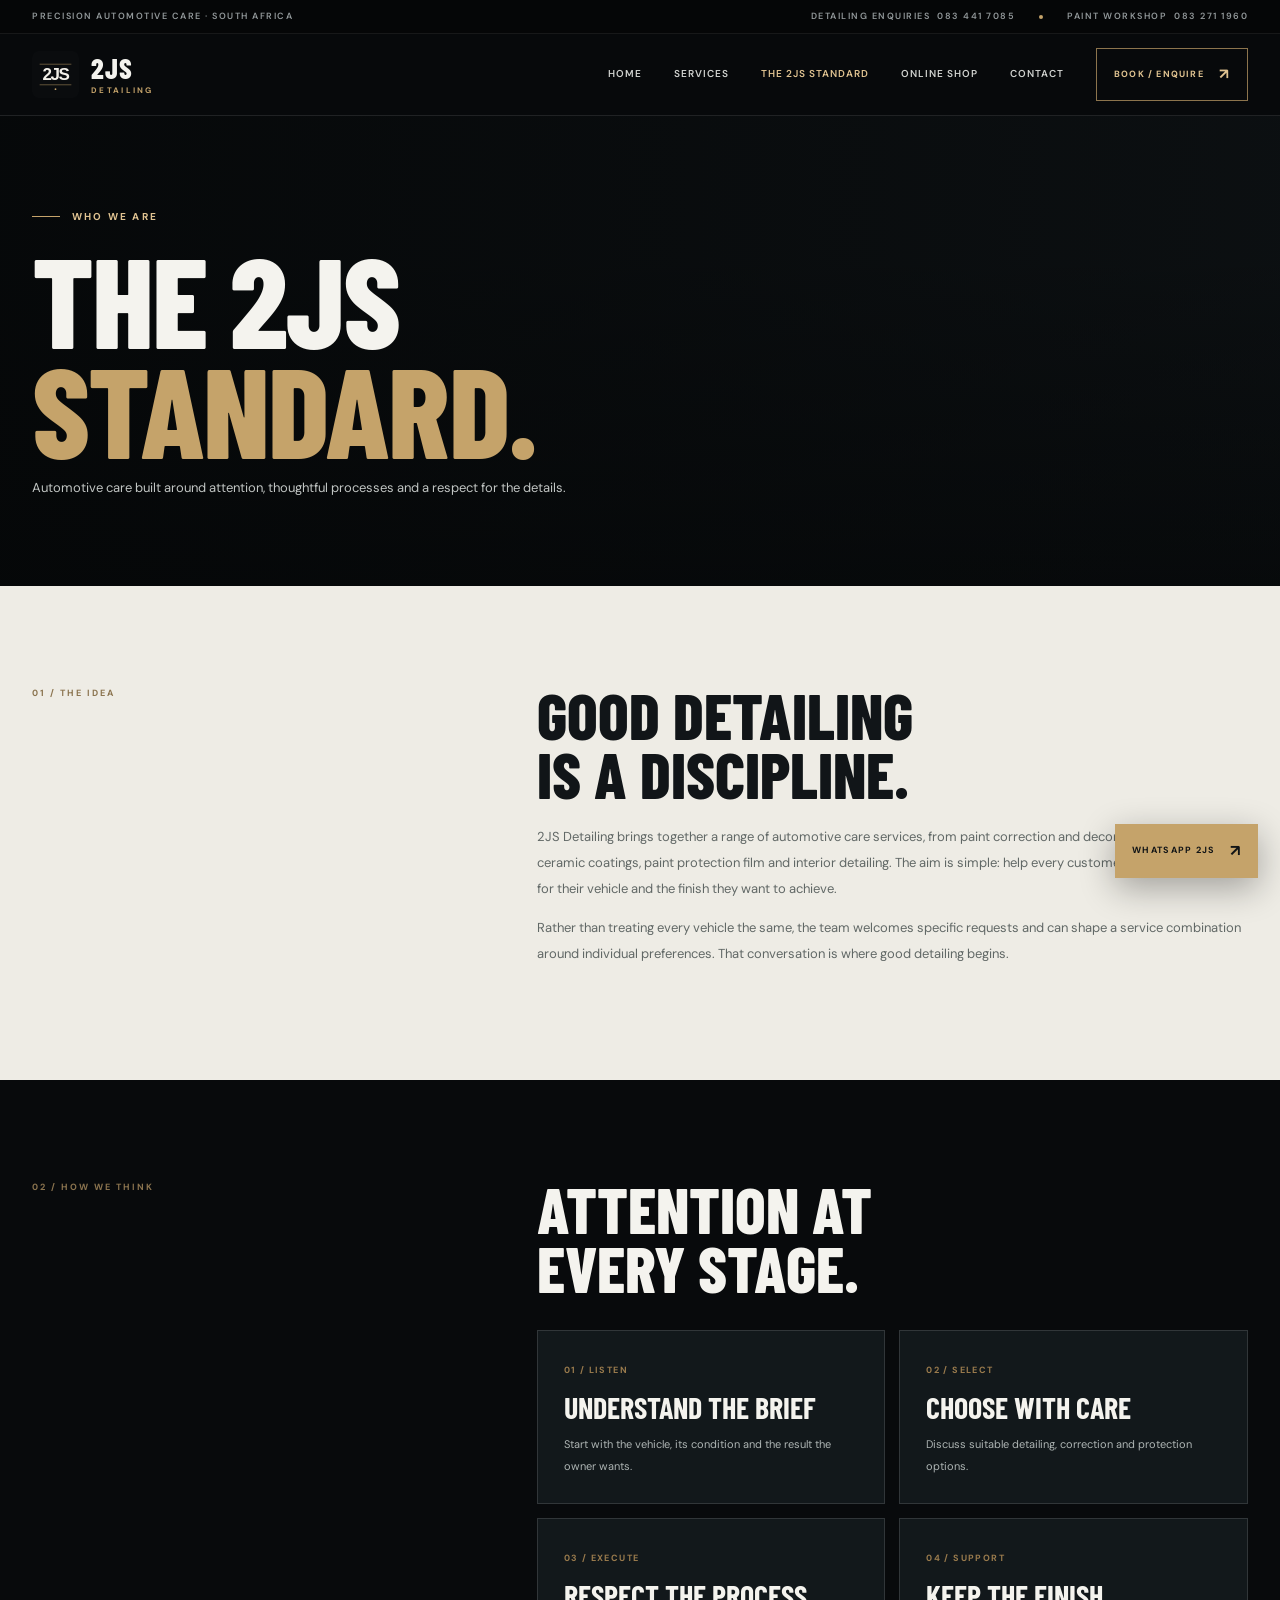
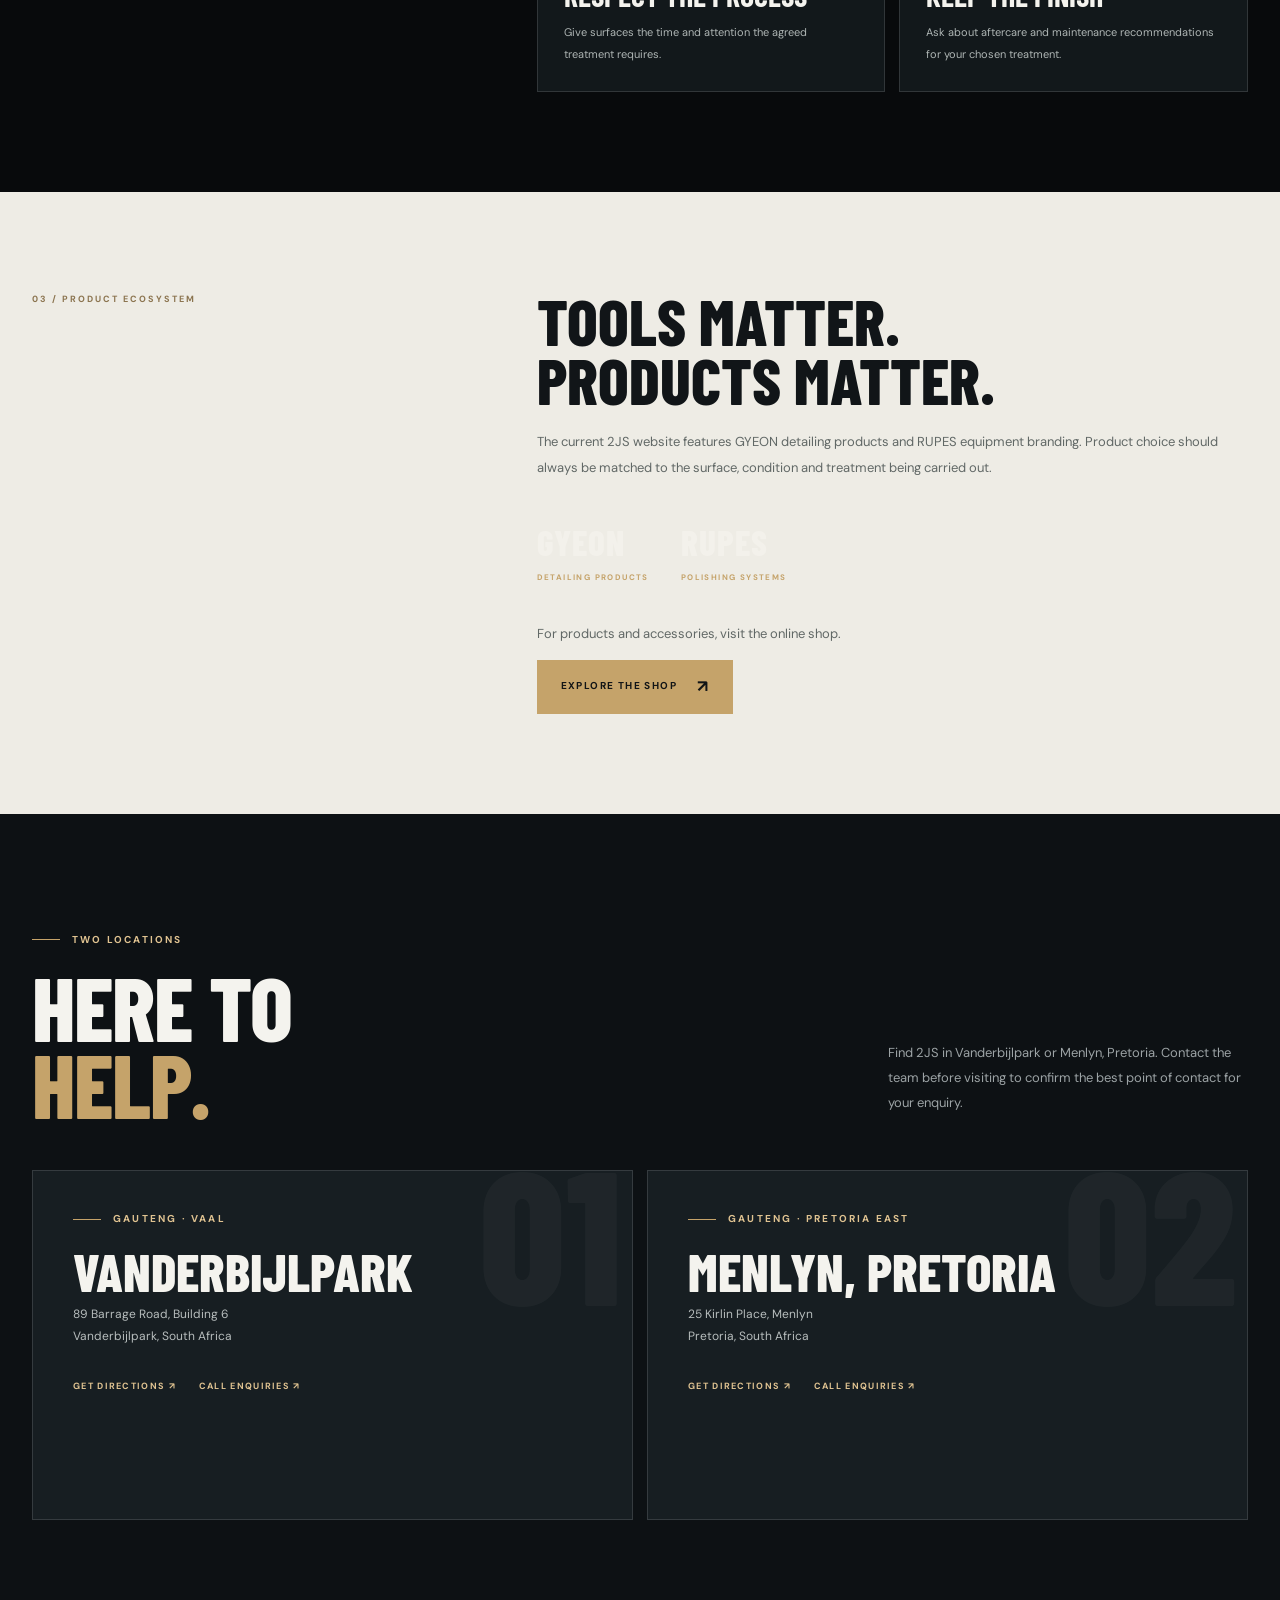
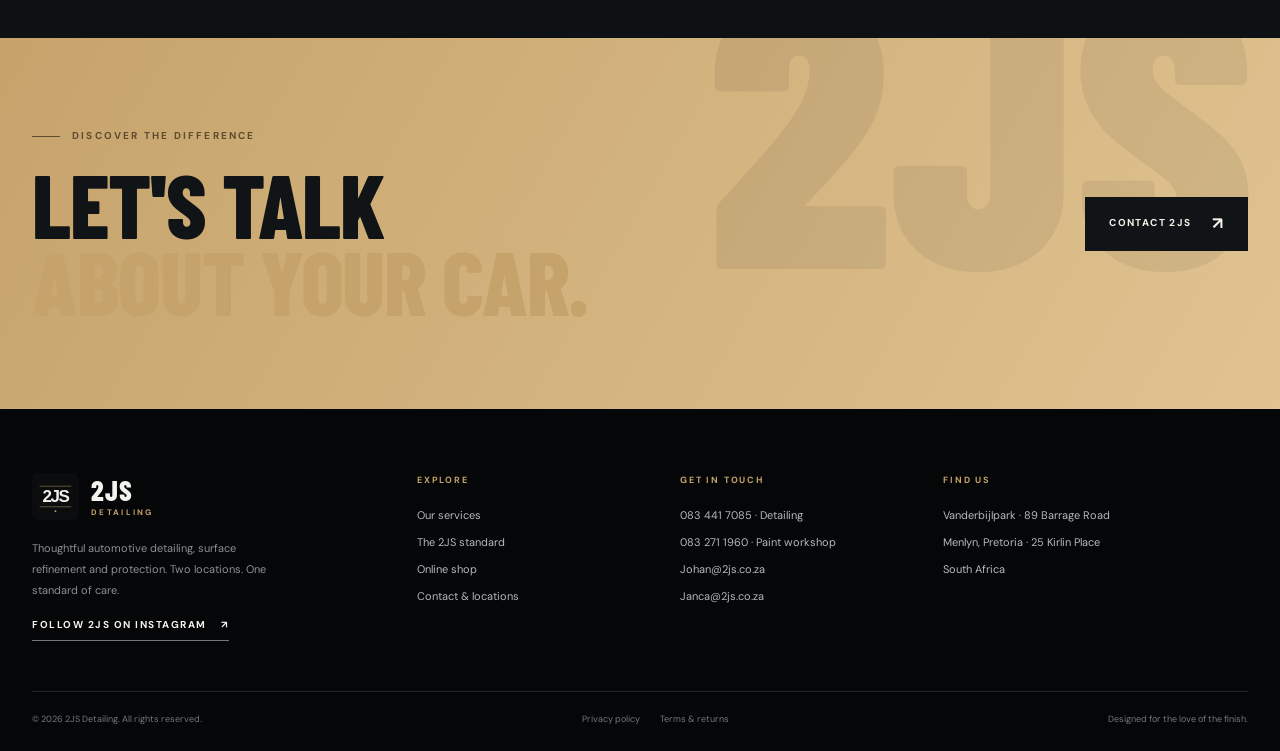
<file: about.html>
<!doctype html>
<html lang="en-ZA">
<head>
  <meta charset="utf-8"><meta name="viewport" content="width=device-width, initial-scale=1">
  <meta name="theme-color" content="#080a0c"><meta name="description" content="Discover the approach behind 2JS Detailing: thoughtful automotive care, paint refinement and vehicle protection in Gauteng.">
  <meta name="robots" content="index,follow"><script>document.documentElement.classList.add("js");</script><link rel="canonical" href="https://2js.co.za/about.html">
  <meta property="og:type" content="website"><meta property="og:site_name" content="2JS Detailing"><meta property="og:title" content="The 2JS Standard | 2JS Detailing"><meta property="og:description" content="Discover the approach behind 2JS Detailing: thoughtful automotive care, paint refinement and vehicle protection in Gauteng."><meta property="og:url" content="https://2js.co.za/about.html">
  <link rel="icon" href="assets/favicon.svg" type="image/svg+xml"><link rel="preconnect" href="https://fonts.googleapis.com"><link rel="preconnect" href="https://fonts.gstatic.com" crossorigin><link rel="preconnect" href="https://images.unsplash.com">
  <link rel="stylesheet" href="https://fonts.googleapis.com/css2?family=Barlow+Condensed:wght@500;600;700;800;900&family=DM+Sans:wght@400;500;600;700&display=swap"><link rel="stylesheet" href="assets/site.css"><title>The 2JS Standard | 2JS Detailing</title>
</head>
<body>
<div class="utility"><span>Precision automotive care · South Africa</span><div class="utility-right"><a href="tel:+27834417085">Detailing enquiries&nbsp; 083 441 7085</a><span class="dot"></span><a href="tel:+27832711960">Paint workshop&nbsp; 083 271 1960</a></div></div>
<header class="site-header">
  <a class="brand" href="index.html" aria-label="2JS Detailing home"><img src="assets/mark.svg" alt=""><span class="brand-copy"><strong>2JS</strong><small>DETAILING</small></span></a>
  <button class="menu-toggle" type="button" aria-label="Toggle navigation" aria-expanded="false"><span></span><span></span></button>
  <nav class="main-nav" aria-label="Main navigation"><a href="index.html" class="" >Home</a><a href="services.html" class="" >Services</a><a href="about.html" class="active" aria-current=page>The 2JS standard</a><a href="shop.html" class="" >Online shop</a><a href="contact.html" class="" >Contact</a><a class="nav-cta" href="contact.html">Book / enquire <span>↗</span></a></nav>
</header>
<main id="main"><section class="page-hero" style="--page-image:url('https://images.unsplash.com/photo-1632823471565-1ecdf5c7f6c8?auto=format&fit=crop&w=1900&q=85')"><div class="wrap page-hero-inner"><p class="eyebrow">Who we are</p><h1 class="display">THE 2JS<br><em>STANDARD.</em></h1><p>Automotive care built around attention, thoughtful processes and a respect for the details.</p></div></section>
<section class="content-section"><div class="wrap content-grid"><div class="content-label">01 / The idea</div><div class="content-main"><h2>Good detailing<br>is a discipline.</h2><p>2JS Detailing brings together a range of automotive care services, from paint correction and decontamination to ceramic coatings, paint protection film and interior detailing. The aim is simple: help every customer find the right care for their vehicle and the finish they want to achieve.</p><p>Rather than treating every vehicle the same, the team welcomes specific requests and can shape a service combination around individual preferences. That conversation is where good detailing begins.</p></div></div></section>
<section class="content-section dark"><div class="wrap content-grid"><div class="content-label">02 / How we think</div><div class="content-main"><h2>Attention at<br>every stage.</h2><div class="detail-list"><article class="detail-card"><small>01 / LISTEN</small><h3>Understand the brief</h3><p>Start with the vehicle, its condition and the result the owner wants.</p></article><article class="detail-card"><small>02 / SELECT</small><h3>Choose with care</h3><p>Discuss suitable detailing, correction and protection options.</p></article><article class="detail-card"><small>03 / EXECUTE</small><h3>Respect the process</h3><p>Give surfaces the time and attention the agreed treatment requires.</p></article><article class="detail-card"><small>04 / SUPPORT</small><h3>Keep the finish</h3><p>Ask about aftercare and maintenance recommendations for your chosen treatment.</p></article></div></div></div></section>
<section class="content-section"><div class="wrap content-grid"><div class="content-label">03 / Product ecosystem</div><div class="content-main"><h2>Tools matter.<br>Products matter.</h2><p>The current 2JS website features GYEON detailing products and RUPES equipment branding. Product choice should always be matched to the surface, condition and treatment being carried out.</p><div class="shop-brand-row"><div><strong>GYEON</strong><br><span>DETAILING PRODUCTS</span></div><div><strong>RUPES</strong><br><span>POLISHING SYSTEMS</span></div></div><p style="margin-top:34px">For products and accessories, visit the online shop.</p><a class="btn" href="shop.html">Explore the shop <span class="arrow">↗</span></a></div></div></section>
<section class="section locations"><div class="wrap"><div class="section-head"><div><p class="eyebrow">Two locations</p><h2 class="display">HERE TO<br><em>HELP.</em></h2></div><p>Find 2JS in Vanderbijlpark or Menlyn, Pretoria. Contact the team before visiting to confirm the best point of contact for your enquiry.</p></div><div class="location-grid"><article class="location-card" data-code="01"><p class="eyebrow">Gauteng · Vaal</p><h3>Vanderbijlpark</h3><address>89 Barrage Road, Building 6<br>Vanderbijlpark, South Africa</address><div class="location-links"><a href="https://www.google.com/maps/search/?api=1&query=89+Barrage+Road+Building+6+Vanderbijlpark" target="_blank" rel="noopener">Get directions ↗</a><a href="tel:+27834417085">Call enquiries ↗</a></div></article><article class="location-card" data-code="02"><p class="eyebrow">Gauteng · Pretoria East</p><h3>Menlyn, Pretoria</h3><address>25 Kirlin Place, Menlyn<br>Pretoria, South Africa</address><div class="location-links"><a href="https://www.google.com/maps/search/?api=1&query=25+Kirlin+Place+Menlyn+Pretoria" target="_blank" rel="noopener">Get directions ↗</a><a href="tel:+27834417085">Call enquiries ↗</a></div></article></div></div></section>
<section class="final-cta"><div class="wrap final-cta-inner"><div><p class="eyebrow">Discover the difference</p><h2 class="display">LET'S TALK<br><em>ABOUT YOUR CAR.</em></h2></div><a class="btn" href="contact.html">Contact 2JS <span class="arrow">↗</span></a></div></section></main>
<footer class="site-footer"><div class="wrap">
  <div class="footer-top">
    <div class="footer-brand"><a class="brand" href="index.html"><img src="assets/mark.svg" alt=""><span class="brand-copy"><strong>2JS</strong><small>DETAILING</small></span></a><p>Thoughtful automotive detailing, surface refinement and protection. Two locations. One standard of care.</p><a class="text-link" href="https://www.instagram.com/2js_detailing/" target="_blank" rel="noopener">FOLLOW 2JS ON INSTAGRAM <span>↗</span></a></div>
    <div class="footer-col"><h3>Explore</h3><a href="services.html">Our services</a><a href="about.html">The 2JS standard</a><a href="shop.html">Online shop</a><a href="contact.html">Contact & locations</a></div>
    <div class="footer-col"><h3>Get in touch</h3><a href="tel:+27834417085">083 441 7085 · Detailing</a><a href="tel:+27832711960">083 271 1960 · Paint workshop</a><a href="mailto:Johan@2js.co.za">Johan@2js.co.za</a><a href="mailto:Janca@2js.co.za">Janca@2js.co.za</a></div>
    <div class="footer-col"><h3>Find us</h3><a href="https://www.google.com/maps/search/?api=1&query=89+Barrage+Road+Building+6+Vanderbijlpark" target="_blank" rel="noopener">Vanderbijlpark · 89 Barrage Road</a><a href="https://www.google.com/maps/search/?api=1&query=25+Kirlin+Place+Menlyn+Pretoria" target="_blank" rel="noopener">Menlyn, Pretoria · 25 Kirlin Place</a><p>South Africa</p></div>
  </div>
  <div class="footer-bottom"><span>© <span data-year></span> 2JS Detailing. All rights reserved.</span><div class="footer-legal"><a href="https://2js.co.za/privacy-policy-2/" target="_blank" rel="noopener">Privacy policy</a><a href="https://2js.co.za/terms-returns/" target="_blank" rel="noopener">Terms & returns</a></div><span>Designed for the love of the finish.</span></div>
</div></footer>
<a class="floating-book" href="https://wa.me/27834417085?text=Hello%202JS%20Detailing%2C%20I%20would%20like%20to%20make%20an%20enquiry." target="_blank" rel="noopener" aria-label="WhatsApp 2JS Detailing">WHATSAPP 2JS <span>↗</span></a>
<script src="assets/site.js" defer></script>
</body></html>
</file>
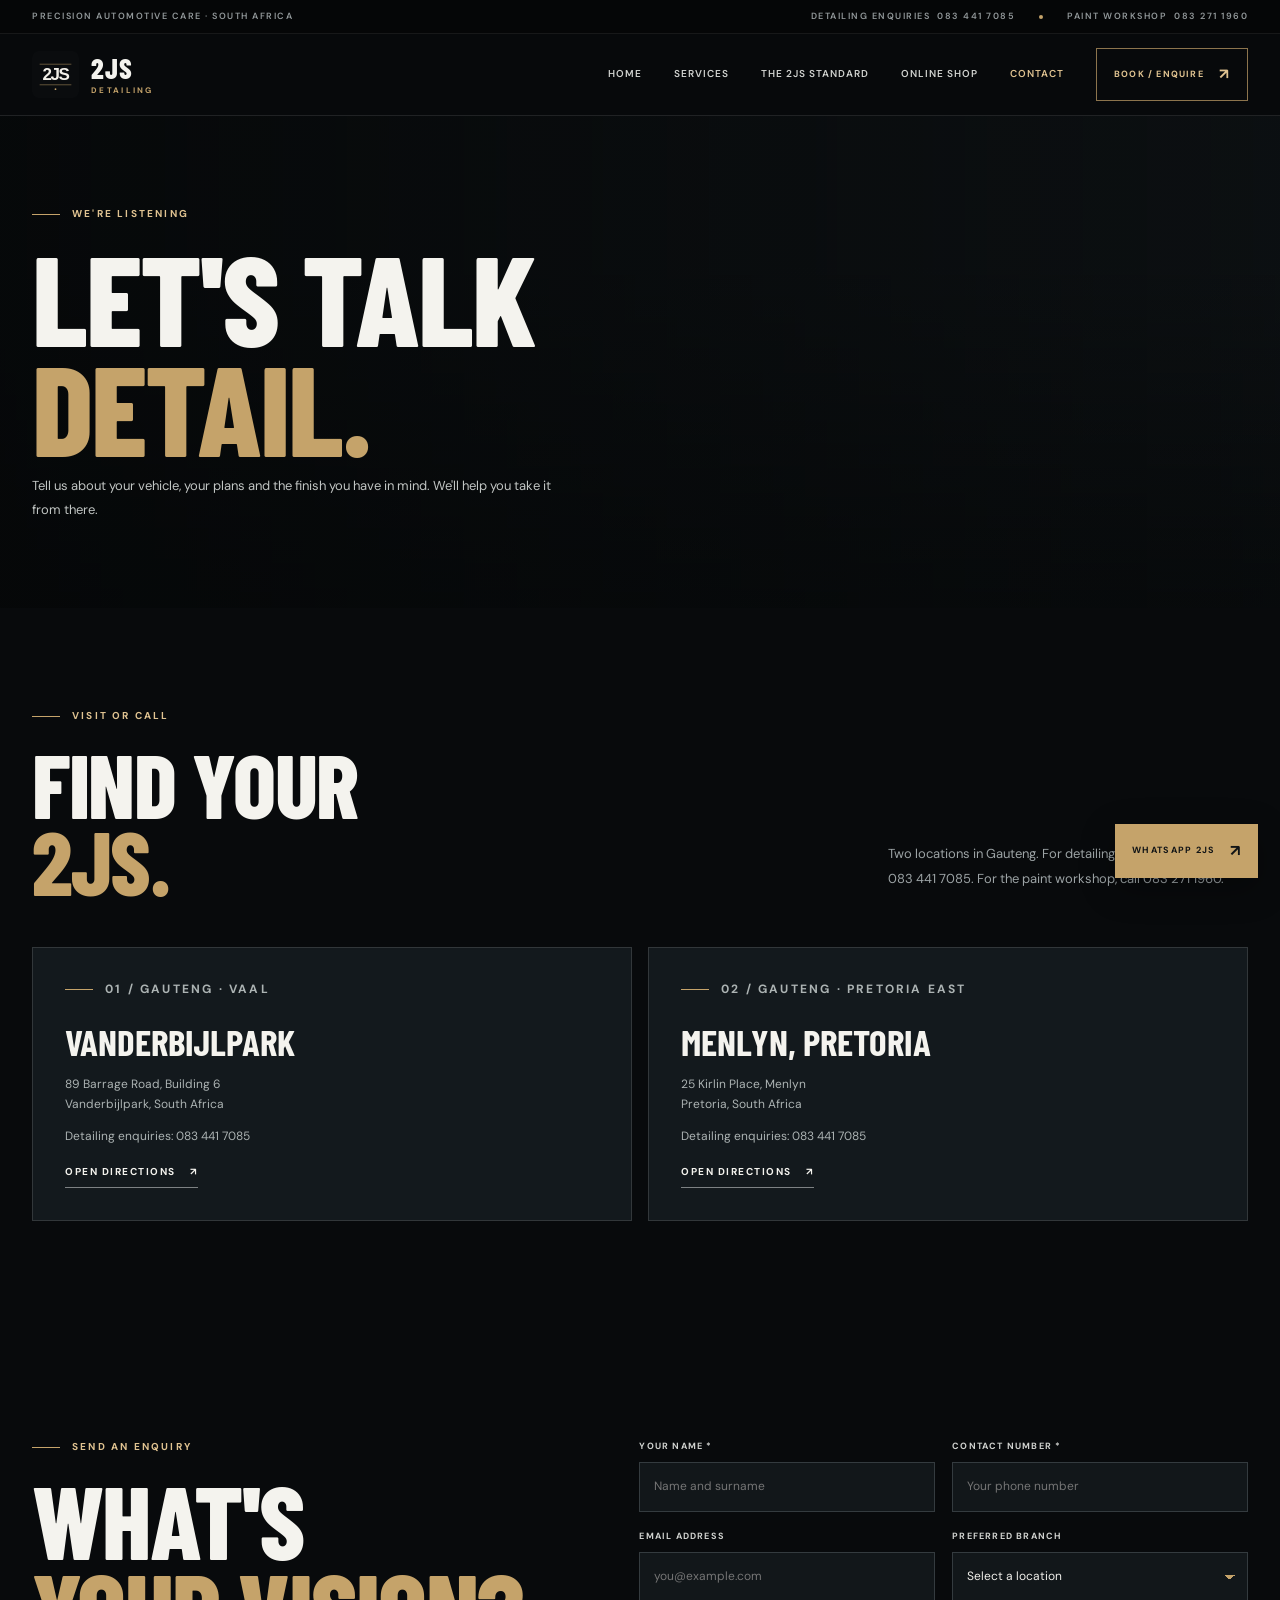
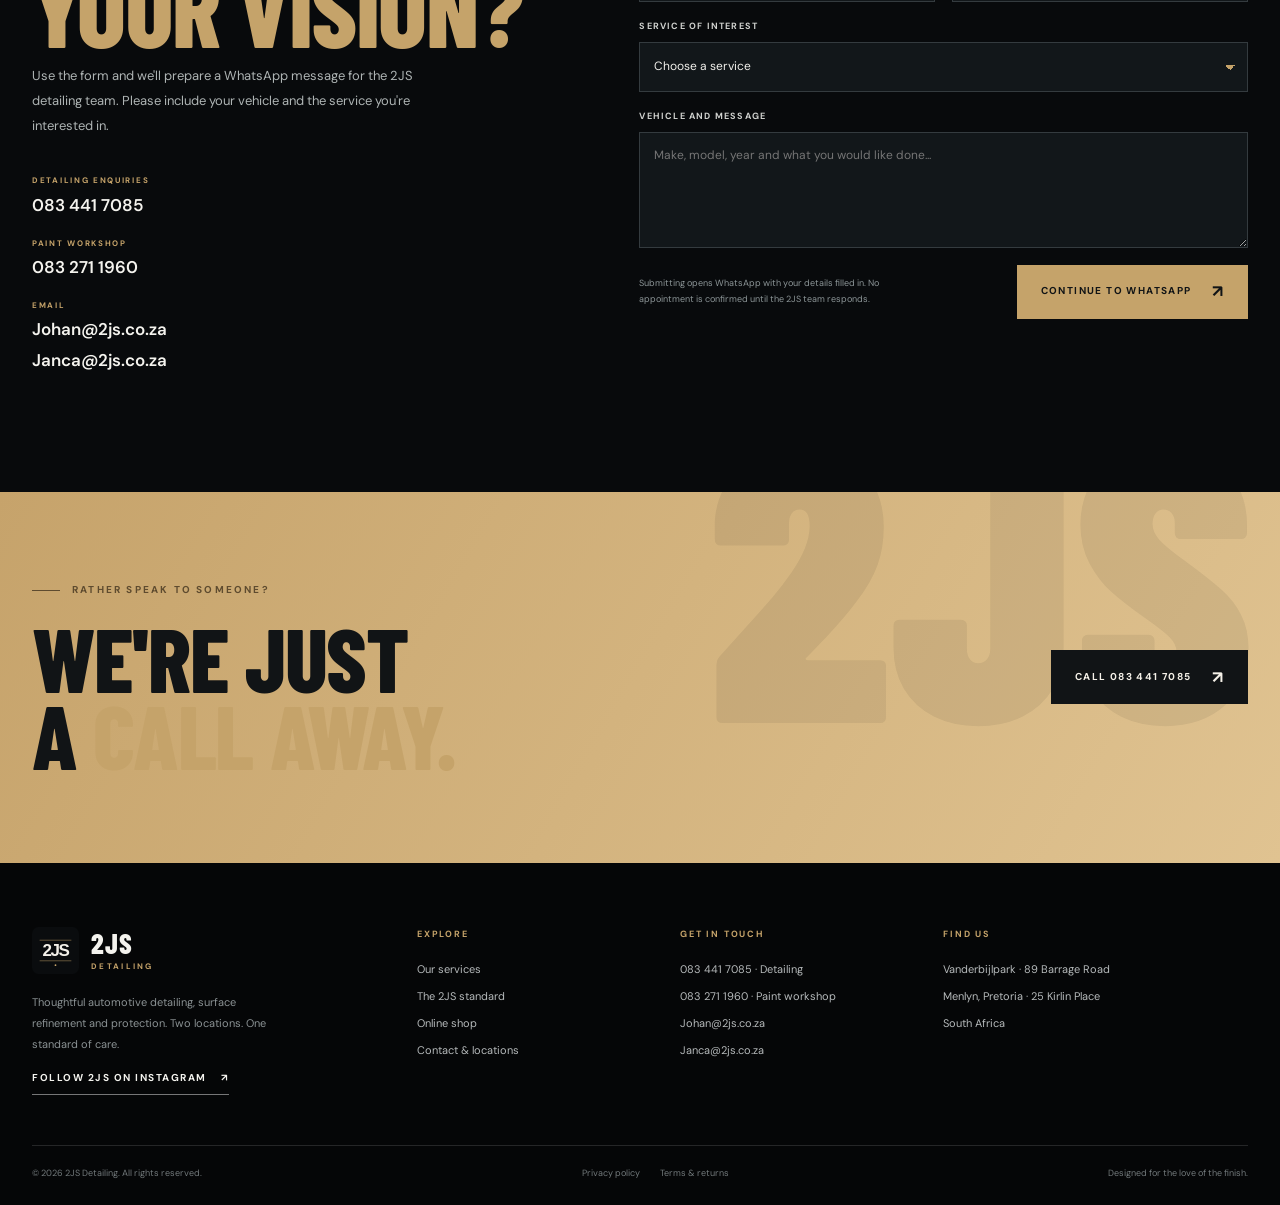
<file: contact.html>
<!doctype html>
<html lang="en-ZA">
<head>
  <meta charset="utf-8"><meta name="viewport" content="width=device-width, initial-scale=1">
  <meta name="theme-color" content="#080a0c"><meta name="description" content="Contact 2JS Detailing for paint correction, ceramic coatings, paint protection film and automotive detailing at two Gauteng locations.">
  <meta name="robots" content="index,follow"><script>document.documentElement.classList.add("js");</script><link rel="canonical" href="https://2js.co.za/contact.html">
  <meta property="og:type" content="website"><meta property="og:site_name" content="2JS Detailing"><meta property="og:title" content="Contact 2JS Detailing | Vanderbijlpark & Menlyn"><meta property="og:description" content="Contact 2JS Detailing for paint correction, ceramic coatings, paint protection film and automotive detailing at two Gauteng locations."><meta property="og:url" content="https://2js.co.za/contact.html">
  <link rel="icon" href="assets/favicon.svg" type="image/svg+xml"><link rel="preconnect" href="https://fonts.googleapis.com"><link rel="preconnect" href="https://fonts.gstatic.com" crossorigin><link rel="preconnect" href="https://images.unsplash.com">
  <link rel="stylesheet" href="https://fonts.googleapis.com/css2?family=Barlow+Condensed:wght@500;600;700;800;900&family=DM+Sans:wght@400;500;600;700&display=swap"><link rel="stylesheet" href="assets/site.css"><title>Contact 2JS Detailing | Vanderbijlpark & Menlyn</title>
</head>
<body>
<div class="utility"><span>Precision automotive care · South Africa</span><div class="utility-right"><a href="tel:+27834417085">Detailing enquiries&nbsp; 083 441 7085</a><span class="dot"></span><a href="tel:+27832711960">Paint workshop&nbsp; 083 271 1960</a></div></div>
<header class="site-header">
  <a class="brand" href="index.html" aria-label="2JS Detailing home"><img src="assets/mark.svg" alt=""><span class="brand-copy"><strong>2JS</strong><small>DETAILING</small></span></a>
  <button class="menu-toggle" type="button" aria-label="Toggle navigation" aria-expanded="false"><span></span><span></span></button>
  <nav class="main-nav" aria-label="Main navigation"><a href="index.html" class="" >Home</a><a href="services.html" class="" >Services</a><a href="about.html" class="" >The 2JS standard</a><a href="shop.html" class="" >Online shop</a><a href="contact.html" class="active" aria-current=page>Contact</a><a class="nav-cta" href="contact.html">Book / enquire <span>↗</span></a></nav>
</header>
<main id="main"><section class="page-hero" style="--page-image:url('https://images.unsplash.com/photo-1601362840469-51e4d8d58785?auto=format&fit=crop&w=1900&q=85')"><div class="wrap page-hero-inner"><p class="eyebrow">We're listening</p><h1 class="display">LET'S TALK<br><em>DETAIL.</em></h1><p>Tell us about your vehicle, your plans and the finish you have in mind. We'll help you take it from there.</p></div></section>
<section class="content-section dark"><div class="wrap"><div class="section-head"><div><p class="eyebrow">Visit or call</p><h2 class="display">FIND YOUR<br><em>2JS.</em></h2></div><p>Two locations in Gauteng. For detailing enquiries, start with 083 441 7085. For the paint workshop, call 083 271 1960.</p></div><div class="contact-page-branches"><article class="contact-page-branch"><p class="eyebrow">01 / Gauteng · Vaal</p><h2>Vanderbijlpark</h2><p>89 Barrage Road, Building 6<br>Vanderbijlpark, South Africa</p><p><a href="tel:+27834417085">Detailing enquiries: 083 441 7085</a></p><a class="text-link" href="https://www.google.com/maps/search/?api=1&query=89+Barrage+Road+Building+6+Vanderbijlpark" target="_blank" rel="noopener">Open directions <span>↗</span></a></article><article class="contact-page-branch"><p class="eyebrow">02 / Gauteng · Pretoria East</p><h2>Menlyn, Pretoria</h2><p>25 Kirlin Place, Menlyn<br>Pretoria, South Africa</p><p><a href="tel:+27834417085">Detailing enquiries: 083 441 7085</a></p><a class="text-link" href="https://www.google.com/maps/search/?api=1&query=25+Kirlin+Place+Menlyn+Pretoria" target="_blank" rel="noopener">Open directions <span>↗</span></a></article></div></div></section>
<section class="section contact-section"><div class="wrap contact-grid"><div class="contact-copy"><p class="eyebrow">Send an enquiry</p><h2 class="display">WHAT'S<br><em>YOUR VISION?</em></h2><p>Use the form and we'll prepare a WhatsApp message for the 2JS detailing team. Please include your vehicle and the service you're interested in.</p><div class="contact-lines"><div class="contact-line"><span>Detailing enquiries</span><a href="tel:+27834417085">083 441 7085</a></div><div class="contact-line"><span>Paint workshop</span><a href="tel:+27832711960">083 271 1960</a></div><div class="contact-line"><span>Email</span><a href="mailto:Johan@2js.co.za">Johan@2js.co.za</a><a href="mailto:Janca@2js.co.za">Janca@2js.co.za</a></div></div></div>
<form class="enquiry-form" data-whatsapp-form><div class="field"><label for="contact-name">Your name *</label><input id="contact-name" name="name" autocomplete="name" required placeholder="Name and surname"></div><div class="field"><label for="contact-phone">Contact number *</label><input id="contact-phone" name="phone" type="tel" autocomplete="tel" required placeholder="Your phone number"></div><div class="field"><label for="contact-email">Email address</label><input id="contact-email" name="email" type="email" autocomplete="email" placeholder="you@example.com"></div><div class="field"><label for="contact-branch">Preferred branch</label><select id="contact-branch" name="branch"><option value="Not specified">Select a location</option><option>Vanderbijlpark</option><option>Menlyn, Pretoria</option><option>Either location</option></select></div><div class="field full"><label for="contact-service">Service of interest</label><select id="contact-service" name="service"><option value="Not specified">Choose a service</option><option>Paint correction</option><option>Ceramic coating</option><option>Paint protection film (PPF)</option><option>Interior detailing</option><option>Windscreen protection film</option><option>Wheels and calipers</option><option>Other / not sure yet</option></select></div><div class="field full"><label for="contact-message">Vehicle and message</label><textarea id="contact-message" name="message" placeholder="Make, model, year and what you would like done..."></textarea></div><div class="form-footer"><p class="form-note">Submitting opens WhatsApp with your details filled in. No appointment is confirmed until the 2JS team responds.</p><button class="btn" type="submit">Continue to WhatsApp <span class="arrow">↗</span></button></div><div class="form-status" data-form-status aria-live="polite"></div></form></div></section>
<section class="final-cta"><div class="wrap final-cta-inner"><div><p class="eyebrow">Rather speak to someone?</p><h2 class="display">WE'RE JUST<br>A <em>CALL AWAY.</em></h2></div><a class="btn" href="tel:+27834417085">Call 083 441 7085 <span class="arrow">↗</span></a></div></section></main>
<footer class="site-footer"><div class="wrap">
  <div class="footer-top">
    <div class="footer-brand"><a class="brand" href="index.html"><img src="assets/mark.svg" alt=""><span class="brand-copy"><strong>2JS</strong><small>DETAILING</small></span></a><p>Thoughtful automotive detailing, surface refinement and protection. Two locations. One standard of care.</p><a class="text-link" href="https://www.instagram.com/2js_detailing/" target="_blank" rel="noopener">FOLLOW 2JS ON INSTAGRAM <span>↗</span></a></div>
    <div class="footer-col"><h3>Explore</h3><a href="services.html">Our services</a><a href="about.html">The 2JS standard</a><a href="shop.html">Online shop</a><a href="contact.html">Contact & locations</a></div>
    <div class="footer-col"><h3>Get in touch</h3><a href="tel:+27834417085">083 441 7085 · Detailing</a><a href="tel:+27832711960">083 271 1960 · Paint workshop</a><a href="mailto:Johan@2js.co.za">Johan@2js.co.za</a><a href="mailto:Janca@2js.co.za">Janca@2js.co.za</a></div>
    <div class="footer-col"><h3>Find us</h3><a href="https://www.google.com/maps/search/?api=1&query=89+Barrage+Road+Building+6+Vanderbijlpark" target="_blank" rel="noopener">Vanderbijlpark · 89 Barrage Road</a><a href="https://www.google.com/maps/search/?api=1&query=25+Kirlin+Place+Menlyn+Pretoria" target="_blank" rel="noopener">Menlyn, Pretoria · 25 Kirlin Place</a><p>South Africa</p></div>
  </div>
  <div class="footer-bottom"><span>© <span data-year></span> 2JS Detailing. All rights reserved.</span><div class="footer-legal"><a href="https://2js.co.za/privacy-policy-2/" target="_blank" rel="noopener">Privacy policy</a><a href="https://2js.co.za/terms-returns/" target="_blank" rel="noopener">Terms & returns</a></div><span>Designed for the love of the finish.</span></div>
</div></footer>
<a class="floating-book" href="https://wa.me/27834417085?text=Hello%202JS%20Detailing%2C%20I%20would%20like%20to%20make%20an%20enquiry." target="_blank" rel="noopener" aria-label="WhatsApp 2JS Detailing">WHATSAPP 2JS <span>↗</span></a>
<script src="assets/site.js" defer></script>
</body></html>
</file>
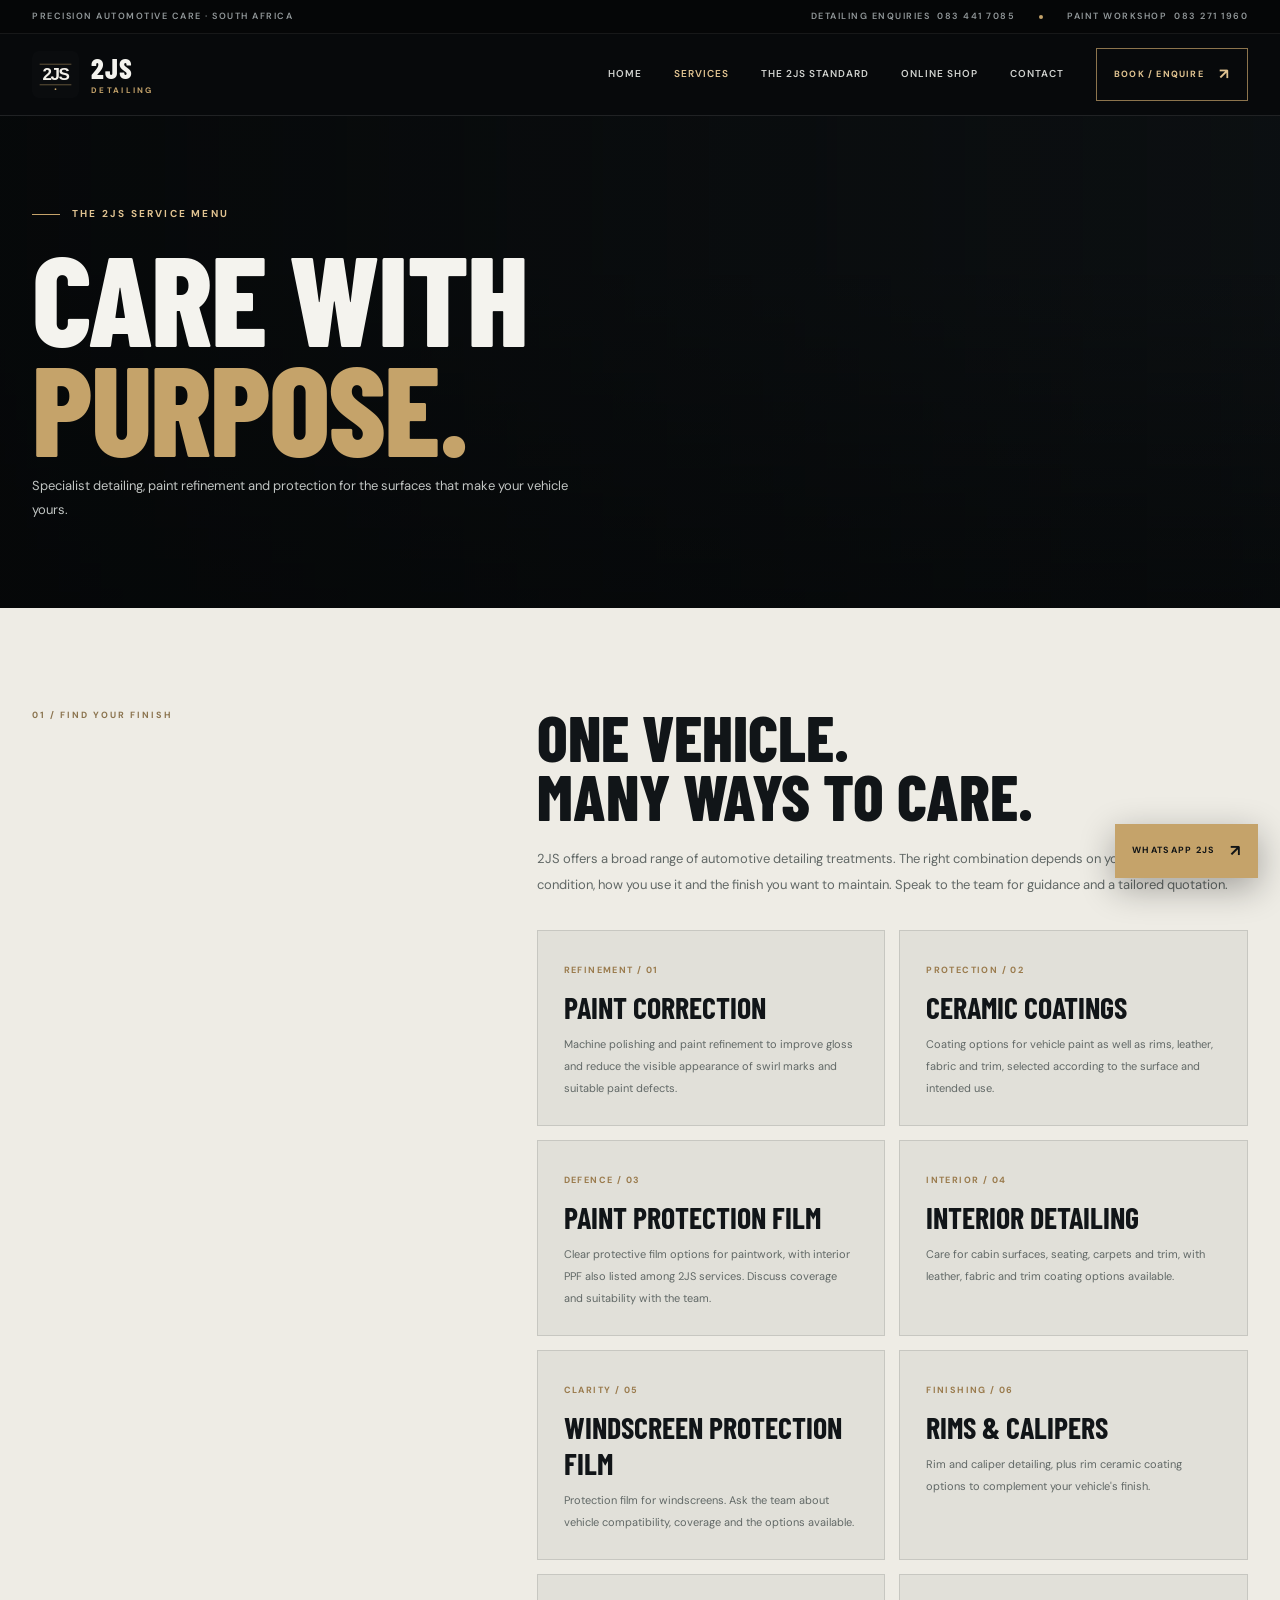
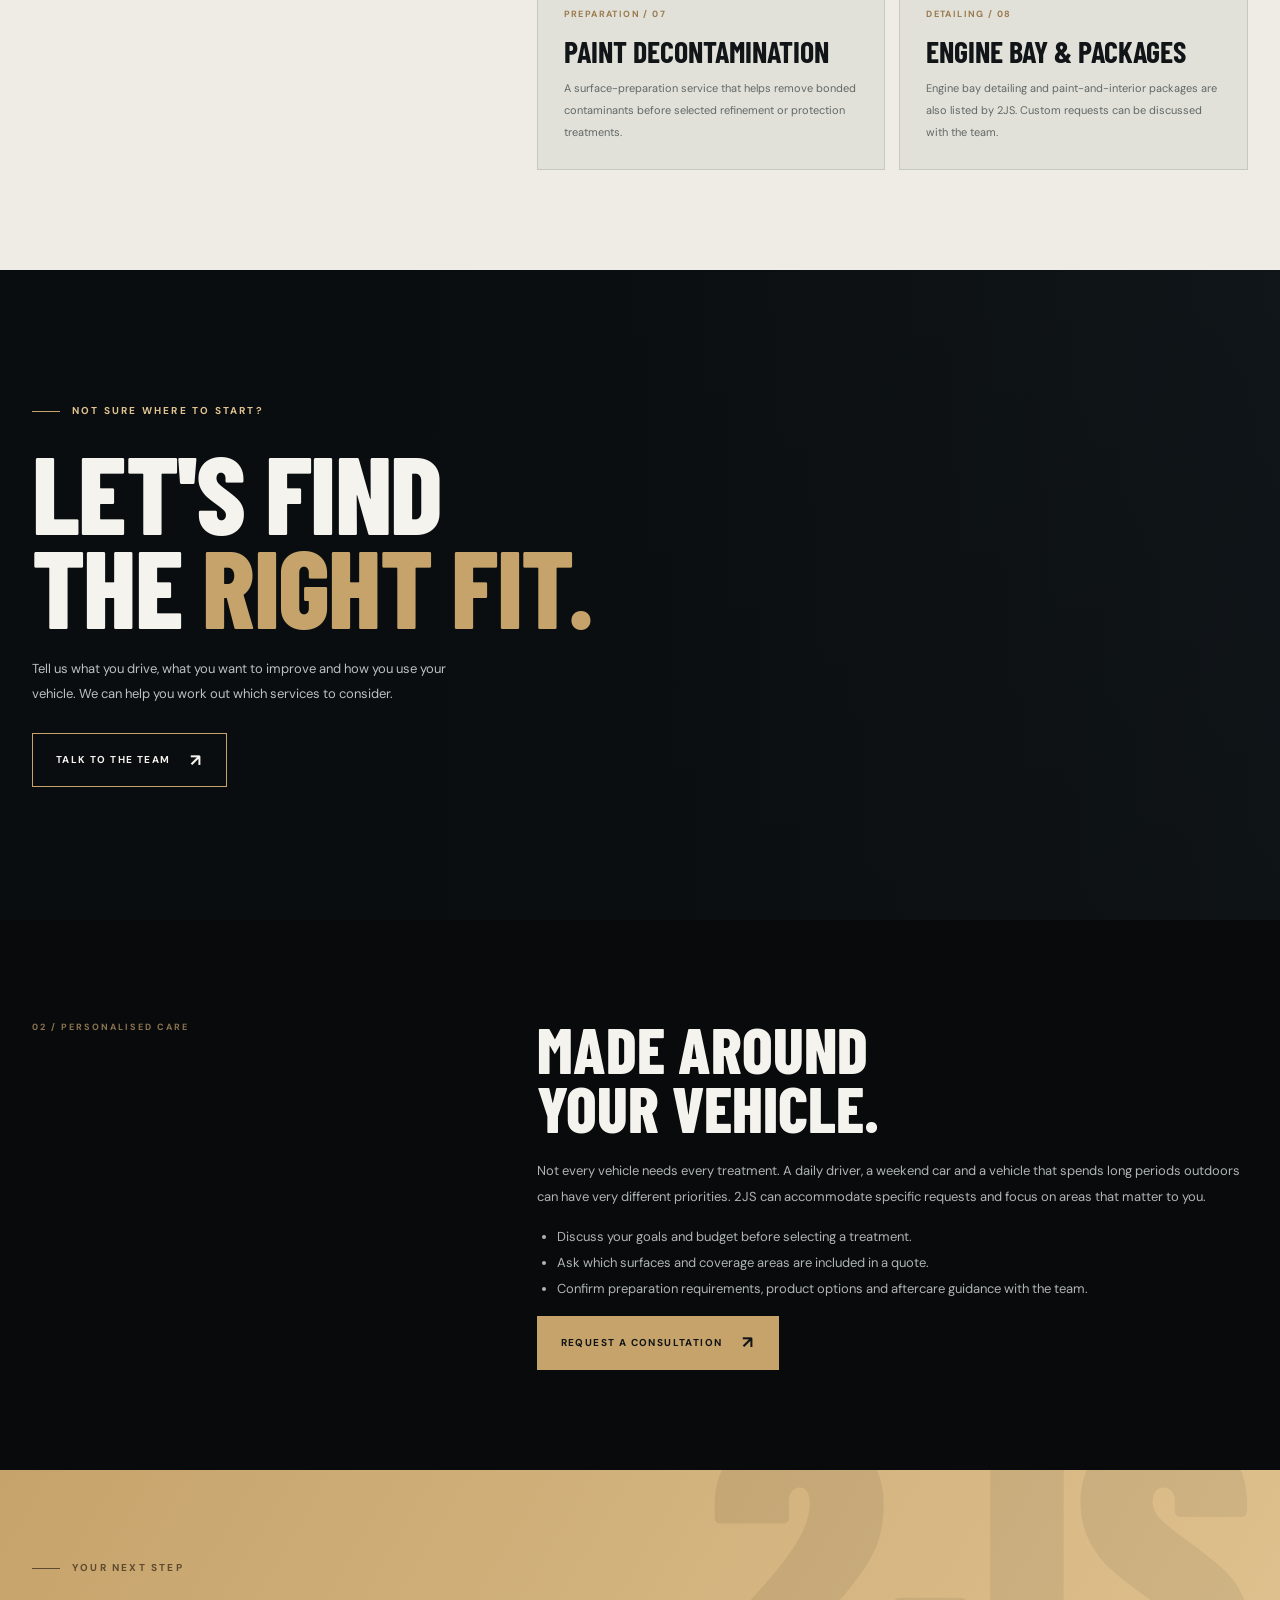
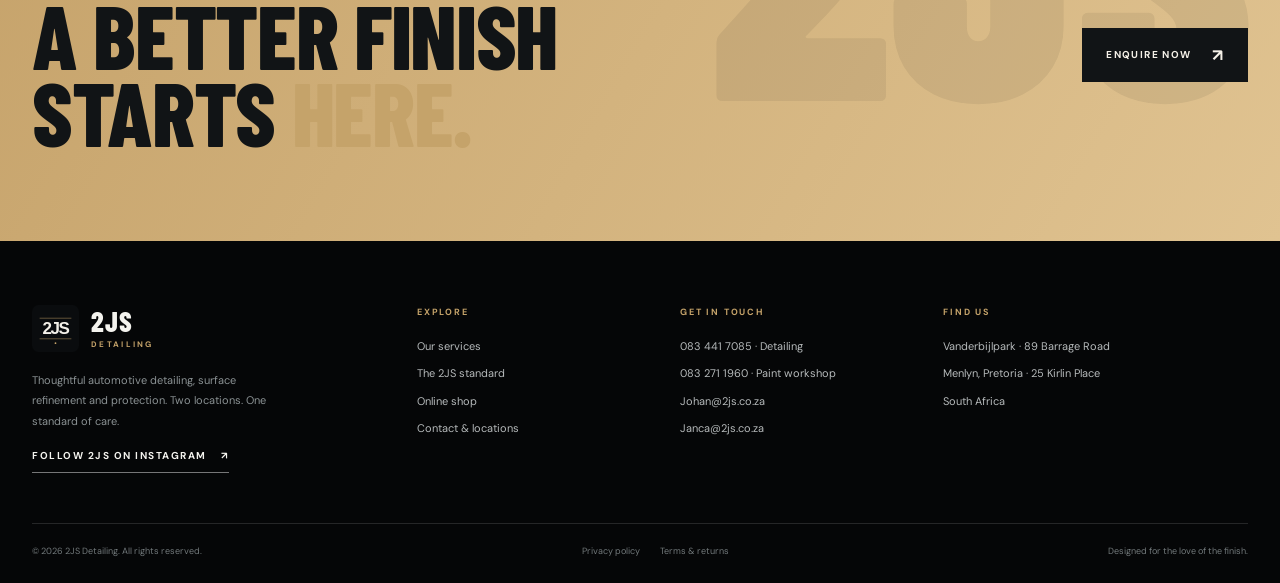
<file: services.html>
<!doctype html>
<html lang="en-ZA">
<head>
  <meta charset="utf-8"><meta name="viewport" content="width=device-width, initial-scale=1">
  <meta name="theme-color" content="#080a0c"><meta name="description" content="Explore paint correction, ceramic coatings, paint protection film, interior detailing and specialist automotive care from 2JS Detailing.">
  <meta name="robots" content="index,follow"><script>document.documentElement.classList.add("js");</script><link rel="canonical" href="https://2js.co.za/services.html">
  <meta property="og:type" content="website"><meta property="og:site_name" content="2JS Detailing"><meta property="og:title" content="2JS Detailing | Specialist Services"><meta property="og:description" content="Explore paint correction, ceramic coatings, paint protection film, interior detailing and specialist automotive care from 2JS Detailing."><meta property="og:url" content="https://2js.co.za/services.html">
  <link rel="icon" href="assets/favicon.svg" type="image/svg+xml"><link rel="preconnect" href="https://fonts.googleapis.com"><link rel="preconnect" href="https://fonts.gstatic.com" crossorigin><link rel="preconnect" href="https://images.unsplash.com">
  <link rel="stylesheet" href="https://fonts.googleapis.com/css2?family=Barlow+Condensed:wght@500;600;700;800;900&family=DM+Sans:wght@400;500;600;700&display=swap"><link rel="stylesheet" href="assets/site.css"><title>2JS Detailing | Specialist Services</title>
</head>
<body>
<div class="utility"><span>Precision automotive care · South Africa</span><div class="utility-right"><a href="tel:+27834417085">Detailing enquiries&nbsp; 083 441 7085</a><span class="dot"></span><a href="tel:+27832711960">Paint workshop&nbsp; 083 271 1960</a></div></div>
<header class="site-header">
  <a class="brand" href="index.html" aria-label="2JS Detailing home"><img src="assets/mark.svg" alt=""><span class="brand-copy"><strong>2JS</strong><small>DETAILING</small></span></a>
  <button class="menu-toggle" type="button" aria-label="Toggle navigation" aria-expanded="false"><span></span><span></span></button>
  <nav class="main-nav" aria-label="Main navigation"><a href="index.html" class="" >Home</a><a href="services.html" class="active" aria-current=page>Services</a><a href="about.html" class="" >The 2JS standard</a><a href="shop.html" class="" >Online shop</a><a href="contact.html" class="" >Contact</a><a class="nav-cta" href="contact.html">Book / enquire <span>↗</span></a></nav>
</header>
<main id="main"><section class="page-hero" style="--page-image:url('https://images.unsplash.com/photo-1607860108855-64acf2078ed9?auto=format&fit=crop&w=1900&q=85')"><div class="wrap page-hero-inner"><p class="eyebrow">The 2JS service menu</p><h1 class="display">CARE WITH<br><em>PURPOSE.</em></h1><p>Specialist detailing, paint refinement and protection for the surfaces that make your vehicle yours.</p></div></section>
<section class="content-section"><div class="wrap content-grid"><div class="content-label">01 / Find your finish</div><div class="content-main"><h2>One vehicle.<br>Many ways to care.</h2><p>2JS offers a broad range of automotive detailing treatments. The right combination depends on your vehicle's current condition, how you use it and the finish you want to maintain. Speak to the team for guidance and a tailored quotation.</p><div class="detail-list">
<article class="detail-card" id="paint-correction"><small>REFINEMENT / 01</small><h3>Paint correction</h3><p>Machine polishing and paint refinement to improve gloss and reduce the visible appearance of swirl marks and suitable paint defects.</p></article>
<article class="detail-card" id="ceramic-coating"><small>PROTECTION / 02</small><h3>Ceramic coatings</h3><p>Coating options for vehicle paint as well as rims, leather, fabric and trim, selected according to the surface and intended use.</p></article>
<article class="detail-card" id="ppf"><small>DEFENCE / 03</small><h3>Paint protection film</h3><p>Clear protective film options for paintwork, with interior PPF also listed among 2JS services. Discuss coverage and suitability with the team.</p></article>
<article class="detail-card" id="interior"><small>INTERIOR / 04</small><h3>Interior detailing</h3><p>Care for cabin surfaces, seating, carpets and trim, with leather, fabric and trim coating options available.</p></article>
<article class="detail-card" id="glass"><small>CLARITY / 05</small><h3>Windscreen protection film</h3><p>Protection film for windscreens. Ask the team about vehicle compatibility, coverage and the options available.</p></article>
<article class="detail-card" id="wheels"><small>FINISHING / 06</small><h3>Rims & calipers</h3><p>Rim and caliper detailing, plus rim ceramic coating options to complement your vehicle's finish.</p></article>
<article class="detail-card"><small>PREPARATION / 07</small><h3>Paint decontamination</h3><p>A surface-preparation service that helps remove bonded contaminants before selected refinement or protection treatments.</p></article>
<article class="detail-card"><small>DETAILING / 08</small><h3>Engine bay & packages</h3><p>Engine bay detailing and paint-and-interior packages are also listed by 2JS. Custom requests can be discussed with the team.</p></article>
</div></div></div></section>
<section class="section feature"><div class="feature-image" style="background-image:url('https://images.unsplash.com/photo-1619405399517-d7fce0f13302?auto=format&fit=crop&w=1700&q=85')"></div><div class="feature-content"><p class="eyebrow">Not sure where to start?</p><h2 class="display">LET'S FIND<br>THE <em>RIGHT FIT.</em></h2><p>Tell us what you drive, what you want to improve and how you use your vehicle. We can help you work out which services to consider.</p><a class="btn btn-outline" href="contact.html">Talk to the team <span class="arrow">↗</span></a></div></section>
<section class="content-section dark" id="protection"><div class="wrap content-grid"><div class="content-label">02 / Personalised care</div><div class="content-main"><h2>Made around<br>your vehicle.</h2><p>Not every vehicle needs every treatment. A daily driver, a weekend car and a vehicle that spends long periods outdoors can have very different priorities. 2JS can accommodate specific requests and focus on areas that matter to you.</p><ul><li>Discuss your goals and budget before selecting a treatment.</li><li>Ask which surfaces and coverage areas are included in a quote.</li><li>Confirm preparation requirements, product options and aftercare guidance with the team.</li></ul><a class="btn" href="contact.html">Request a consultation <span class="arrow">↗</span></a></div></div></section>
<section class="final-cta"><div class="wrap final-cta-inner"><div><p class="eyebrow">Your next step</p><h2 class="display">A BETTER FINISH<br>STARTS <em>HERE.</em></h2></div><a class="btn" href="contact.html">Enquire now <span class="arrow">↗</span></a></div></section></main>
<footer class="site-footer"><div class="wrap">
  <div class="footer-top">
    <div class="footer-brand"><a class="brand" href="index.html"><img src="assets/mark.svg" alt=""><span class="brand-copy"><strong>2JS</strong><small>DETAILING</small></span></a><p>Thoughtful automotive detailing, surface refinement and protection. Two locations. One standard of care.</p><a class="text-link" href="https://www.instagram.com/2js_detailing/" target="_blank" rel="noopener">FOLLOW 2JS ON INSTAGRAM <span>↗</span></a></div>
    <div class="footer-col"><h3>Explore</h3><a href="services.html">Our services</a><a href="about.html">The 2JS standard</a><a href="shop.html">Online shop</a><a href="contact.html">Contact & locations</a></div>
    <div class="footer-col"><h3>Get in touch</h3><a href="tel:+27834417085">083 441 7085 · Detailing</a><a href="tel:+27832711960">083 271 1960 · Paint workshop</a><a href="mailto:Johan@2js.co.za">Johan@2js.co.za</a><a href="mailto:Janca@2js.co.za">Janca@2js.co.za</a></div>
    <div class="footer-col"><h3>Find us</h3><a href="https://www.google.com/maps/search/?api=1&query=89+Barrage+Road+Building+6+Vanderbijlpark" target="_blank" rel="noopener">Vanderbijlpark · 89 Barrage Road</a><a href="https://www.google.com/maps/search/?api=1&query=25+Kirlin+Place+Menlyn+Pretoria" target="_blank" rel="noopener">Menlyn, Pretoria · 25 Kirlin Place</a><p>South Africa</p></div>
  </div>
  <div class="footer-bottom"><span>© <span data-year></span> 2JS Detailing. All rights reserved.</span><div class="footer-legal"><a href="https://2js.co.za/privacy-policy-2/" target="_blank" rel="noopener">Privacy policy</a><a href="https://2js.co.za/terms-returns/" target="_blank" rel="noopener">Terms & returns</a></div><span>Designed for the love of the finish.</span></div>
</div></footer>
<a class="floating-book" href="https://wa.me/27834417085?text=Hello%202JS%20Detailing%2C%20I%20would%20like%20to%20make%20an%20enquiry." target="_blank" rel="noopener" aria-label="WhatsApp 2JS Detailing">WHATSAPP 2JS <span>↗</span></a>
<script src="assets/site.js" defer></script>
</body></html>
</file>
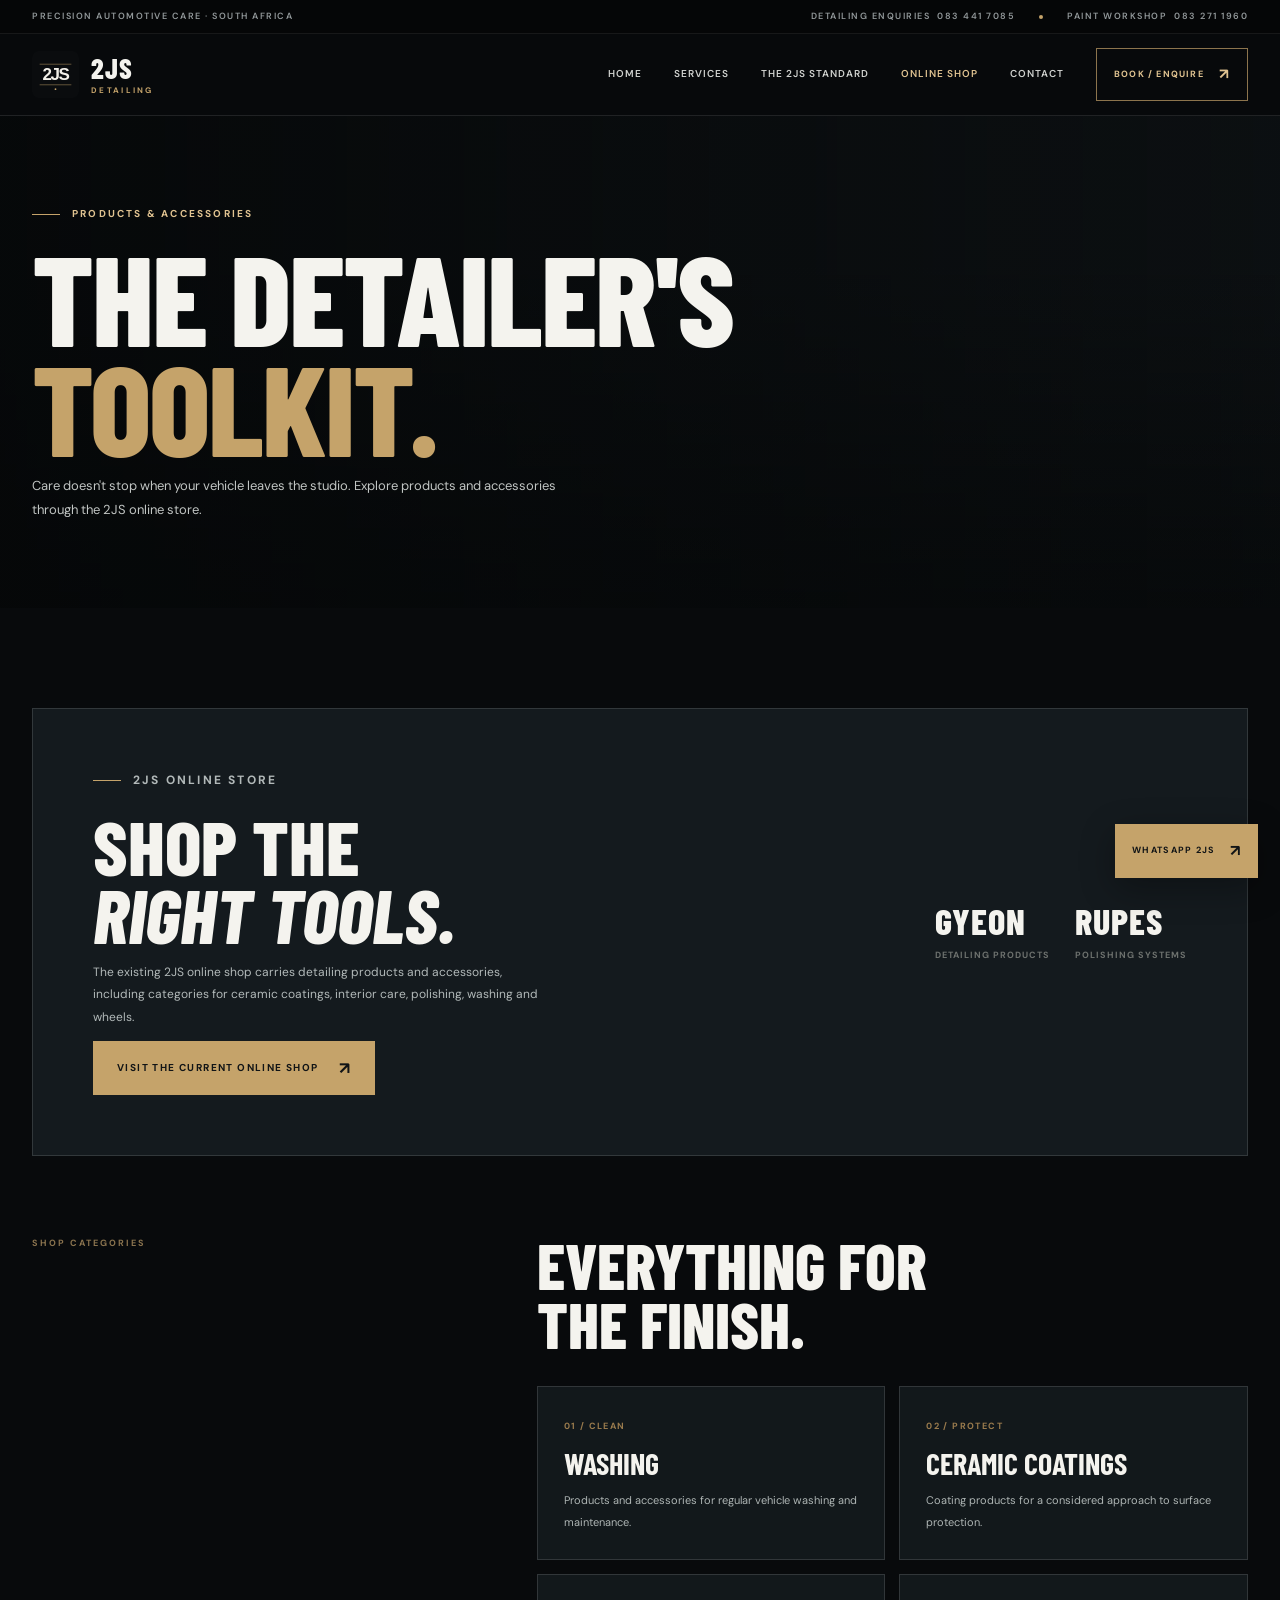
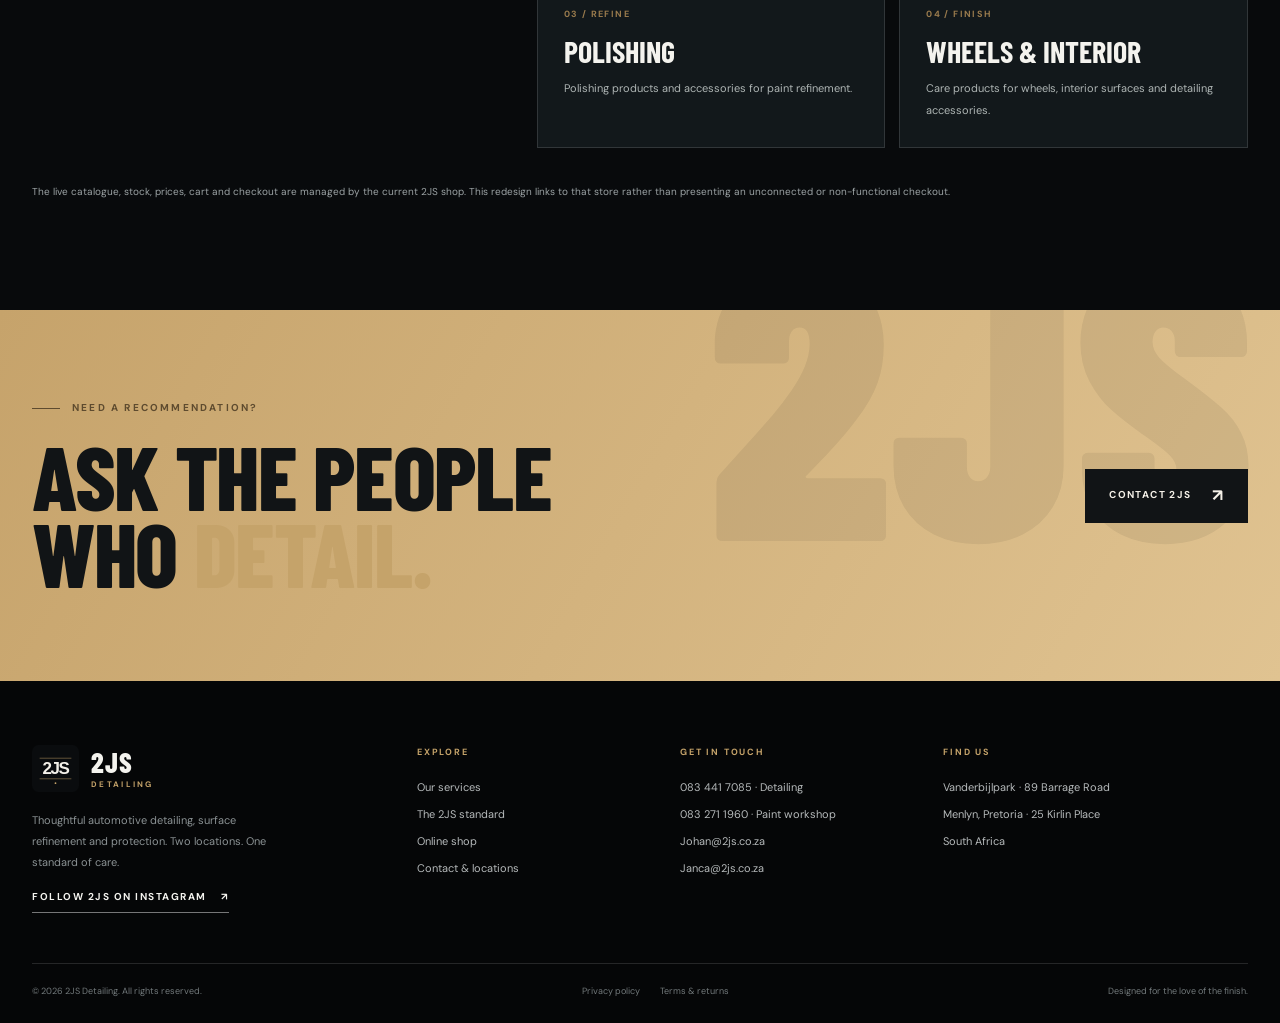
<file: shop.html>
<!doctype html>
<html lang="en-ZA">
<head>
  <meta charset="utf-8"><meta name="viewport" content="width=device-width, initial-scale=1">
  <meta name="theme-color" content="#080a0c"><meta name="description" content="Explore the 2JS online detailing products and accessories shop.">
  <meta name="robots" content="index,follow"><script>document.documentElement.classList.add("js");</script><link rel="canonical" href="https://2js.co.za/shop.html">
  <meta property="og:type" content="website"><meta property="og:site_name" content="2JS Detailing"><meta property="og:title" content="Online Shop | 2JS Detailing"><meta property="og:description" content="Explore the 2JS online detailing products and accessories shop."><meta property="og:url" content="https://2js.co.za/shop.html">
  <link rel="icon" href="assets/favicon.svg" type="image/svg+xml"><link rel="preconnect" href="https://fonts.googleapis.com"><link rel="preconnect" href="https://fonts.gstatic.com" crossorigin><link rel="preconnect" href="https://images.unsplash.com">
  <link rel="stylesheet" href="https://fonts.googleapis.com/css2?family=Barlow+Condensed:wght@500;600;700;800;900&family=DM+Sans:wght@400;500;600;700&display=swap"><link rel="stylesheet" href="assets/site.css"><title>Online Shop | 2JS Detailing</title>
</head>
<body>
<div class="utility"><span>Precision automotive care · South Africa</span><div class="utility-right"><a href="tel:+27834417085">Detailing enquiries&nbsp; 083 441 7085</a><span class="dot"></span><a href="tel:+27832711960">Paint workshop&nbsp; 083 271 1960</a></div></div>
<header class="site-header">
  <a class="brand" href="index.html" aria-label="2JS Detailing home"><img src="assets/mark.svg" alt=""><span class="brand-copy"><strong>2JS</strong><small>DETAILING</small></span></a>
  <button class="menu-toggle" type="button" aria-label="Toggle navigation" aria-expanded="false"><span></span><span></span></button>
  <nav class="main-nav" aria-label="Main navigation"><a href="index.html" class="" >Home</a><a href="services.html" class="" >Services</a><a href="about.html" class="" >The 2JS standard</a><a href="shop.html" class="active" aria-current=page>Online shop</a><a href="contact.html" class="" >Contact</a><a class="nav-cta" href="contact.html">Book / enquire <span>↗</span></a></nav>
</header>
<main id="main"><section class="page-hero" style="--page-image:url('https://images.unsplash.com/photo-1600705722908-bab6a5a2f4c6?auto=format&fit=crop&w=1900&q=85')"><div class="wrap page-hero-inner"><p class="eyebrow">Products & accessories</p><h1 class="display">THE DETAILER'S<br><em>TOOLKIT.</em></h1><p>Care doesn't stop when your vehicle leaves the studio. Explore products and accessories through the 2JS online store.</p></div></section>
<section class="content-section dark"><div class="wrap"><div class="shop-panel"><div><p class="eyebrow">2JS online store</p><h2>Shop the<br><em>right tools.</em></h2><p>The existing 2JS online shop carries detailing products and accessories, including categories for ceramic coatings, interior care, polishing, washing and wheels.</p><a class="btn" href="https://2js.co.za/shop/" target="_blank" rel="noopener">Visit the current online shop <span class="arrow">↗</span></a></div><div class="brand-lockup" style="border:0;min-width:180px"><div><strong>GYEON</strong><br><span>DETAILING PRODUCTS</span></div><div><strong>RUPES</strong><br><span>POLISHING SYSTEMS</span></div></div></div>
<div class="content-grid" style="margin-top:80px"><div class="content-label">Shop categories</div><div class="content-main"><h2>Everything for<br>the finish.</h2><div class="detail-list"><article class="detail-card"><small>01 / CLEAN</small><h3>Washing</h3><p>Products and accessories for regular vehicle washing and maintenance.</p></article><article class="detail-card"><small>02 / PROTECT</small><h3>Ceramic coatings</h3><p>Coating products for a considered approach to surface protection.</p></article><article class="detail-card"><small>03 / REFINE</small><h3>Polishing</h3><p>Polishing products and accessories for paint refinement.</p></article><article class="detail-card"><small>04 / FINISH</small><h3>Wheels & interior</h3><p>Care products for wheels, interior surfaces and detailing accessories.</p></article></div></div></div>
<p class="muted" style="font-size:10px;margin-top:36px">The live catalogue, stock, prices, cart and checkout are managed by the current 2JS shop. This redesign links to that store rather than presenting an unconnected or non-functional checkout.</p></div></section>
<section class="final-cta"><div class="wrap final-cta-inner"><div><p class="eyebrow">Need a recommendation?</p><h2 class="display">ASK THE PEOPLE<br>WHO <em>DETAIL.</em></h2></div><a class="btn" href="contact.html">Contact 2JS <span class="arrow">↗</span></a></div></section></main>
<footer class="site-footer"><div class="wrap">
  <div class="footer-top">
    <div class="footer-brand"><a class="brand" href="index.html"><img src="assets/mark.svg" alt=""><span class="brand-copy"><strong>2JS</strong><small>DETAILING</small></span></a><p>Thoughtful automotive detailing, surface refinement and protection. Two locations. One standard of care.</p><a class="text-link" href="https://www.instagram.com/2js_detailing/" target="_blank" rel="noopener">FOLLOW 2JS ON INSTAGRAM <span>↗</span></a></div>
    <div class="footer-col"><h3>Explore</h3><a href="services.html">Our services</a><a href="about.html">The 2JS standard</a><a href="shop.html">Online shop</a><a href="contact.html">Contact & locations</a></div>
    <div class="footer-col"><h3>Get in touch</h3><a href="tel:+27834417085">083 441 7085 · Detailing</a><a href="tel:+27832711960">083 271 1960 · Paint workshop</a><a href="mailto:Johan@2js.co.za">Johan@2js.co.za</a><a href="mailto:Janca@2js.co.za">Janca@2js.co.za</a></div>
    <div class="footer-col"><h3>Find us</h3><a href="https://www.google.com/maps/search/?api=1&query=89+Barrage+Road+Building+6+Vanderbijlpark" target="_blank" rel="noopener">Vanderbijlpark · 89 Barrage Road</a><a href="https://www.google.com/maps/search/?api=1&query=25+Kirlin+Place+Menlyn+Pretoria" target="_blank" rel="noopener">Menlyn, Pretoria · 25 Kirlin Place</a><p>South Africa</p></div>
  </div>
  <div class="footer-bottom"><span>© <span data-year></span> 2JS Detailing. All rights reserved.</span><div class="footer-legal"><a href="https://2js.co.za/privacy-policy-2/" target="_blank" rel="noopener">Privacy policy</a><a href="https://2js.co.za/terms-returns/" target="_blank" rel="noopener">Terms & returns</a></div><span>Designed for the love of the finish.</span></div>
</div></footer>
<a class="floating-book" href="https://wa.me/27834417085?text=Hello%202JS%20Detailing%2C%20I%20would%20like%20to%20make%20an%20enquiry." target="_blank" rel="noopener" aria-label="WhatsApp 2JS Detailing">WHATSAPP 2JS <span>↗</span></a>
<script src="assets/site.js" defer></script>
</body></html>
</file>
<file: assets/site.css>
:root{--black:#080a0c;--black-2:#0e1215;--panel:#151a1e;--panel-2:#1b2126;--cream:#eeece5;--cream-2:#d9d7cf;--ink:#111518;--muted:#9ca3a5;--muted-dark:#676e70;--gold:#c5a36a;--gold-2:#e0c391;--line:rgba(255,255,255,.13);--line-dark:rgba(14,18,21,.14);--display:'Barlow Condensed',Impact,sans-serif;--body:'DM Sans',Arial,sans-serif;--wrap:1240px;--ease:cubic-bezier(.2,.7,.2,1);color-scheme:dark}
*{box-sizing:border-box}html{scroll-behavior:smooth;scroll-padding-top:100px}body{margin:0;background:var(--black);color:#f4f3ee;font-family:var(--body);font-size:14px;line-height:1.65;-webkit-font-smoothing:antialiased}body.menu-open{overflow:hidden}a{color:inherit;text-decoration:none}button,input,select,textarea{font:inherit}button,a{-webkit-tap-highlight-color:transparent}img{max-width:100%;display:block}::selection{background:var(--gold);color:var(--black)}.wrap{width:min(var(--wrap),calc(100% - 64px));margin-inline:auto}.eyebrow{display:flex;align-items:center;gap:12px;margin:0 0 20px;color:var(--gold-2);font-size:10px;font-weight:700;letter-spacing:2.2px;text-transform:uppercase}.eyebrow:before{content:"";width:28px;height:1px;background:var(--gold)}.eyebrow.no-line:before{display:none}.display{font-family:var(--display);font-weight:800;line-height:.86;letter-spacing:-.015em;text-transform:uppercase}.display em{color:var(--gold);font-style:normal}.section{padding:118px 0}.section-head{display:flex;justify-content:space-between;align-items:end;gap:44px;margin-bottom:48px}.section-head h2{margin:0;font-size:clamp(58px,7vw,98px)}.section-head>p{max-width:360px;margin:0 0 7px;color:var(--muted);font-size:13px;line-height:1.9}.btn{display:inline-flex;align-items:center;justify-content:center;gap:20px;min-height:54px;padding:0 23px;border:1px solid var(--gold);background:var(--gold);color:#111416;font-size:10px;font-weight:700;letter-spacing:1.4px;text-transform:uppercase;transition:background .25s,border-color .25s,color .25s,transform .25s}.btn:hover{background:var(--gold-2);border-color:var(--gold-2);transform:translateY(-2px)}.btn .arrow{font-size:17px;line-height:1}.btn-outline{background:transparent;color:#f4f3ee}.btn-outline:hover{background:var(--gold);color:var(--black)}.text-link{display:inline-flex;align-items:center;gap:14px;padding-bottom:7px;border-bottom:1px solid rgba(255,255,255,.45);font-size:10px;font-weight:700;letter-spacing:1.5px;text-transform:uppercase;transition:color .2s,border-color .2s}.text-link:hover{color:var(--gold-2);border-color:var(--gold)}.muted{color:var(--muted)}.gold{color:var(--gold)}
/* Header */
.utility{height:34px;padding:0 32px;display:flex;align-items:center;justify-content:space-between;background:#050607;border-bottom:1px solid rgba(255,255,255,.07);color:#92989a;font-size:9px;font-weight:600;letter-spacing:1.5px;text-transform:uppercase}.utility-right{display:flex;align-items:center;gap:24px}.utility a:hover{color:var(--gold-2)}.utility .dot{width:4px;height:4px;background:var(--gold);border-radius:50%}.site-header{position:sticky;top:0;z-index:1000;height:82px;padding:0 32px;display:flex;align-items:center;justify-content:space-between;background:rgba(8,10,12,.84);border-bottom:1px solid rgba(255,255,255,.1);backdrop-filter:blur(18px);transition:height .25s,background .25s}.site-header.scrolled{height:70px;background:rgba(8,10,12,.96)}.brand{display:inline-flex;align-items:center;gap:12px;min-width:180px}.brand img{width:47px;height:47px}.brand-copy{display:grid;line-height:1}.brand-copy strong{font:800 28px/.95 var(--display);letter-spacing:1px}.brand-copy small{margin-top:5px;color:var(--gold);font-size:8px;font-weight:700;letter-spacing:2.3px}.main-nav{display:flex;align-items:center;gap:clamp(18px,2.5vw,36px)}.main-nav>a:not(.nav-cta){color:#d0d2cf;font-size:10px;font-weight:600;letter-spacing:1px;text-transform:uppercase;transition:color .2s}.main-nav>a:not(.nav-cta):hover,.main-nav>a.active{color:var(--gold-2)}.nav-cta{display:inline-flex;align-items:center;gap:15px;padding:13px 17px;border:1px solid rgba(197,163,106,.7);color:var(--gold-2);font-size:9px;font-weight:700;letter-spacing:1.2px;text-transform:uppercase;transition:.2s}.nav-cta:hover{background:var(--gold);color:var(--black)}.nav-cta span{font-size:15px}.menu-toggle{display:none;width:44px;height:44px;border:1px solid var(--line);background:transparent;color:white;cursor:pointer}.menu-toggle span{display:block;width:18px;height:1px;margin:5px auto;background:#fff;transition:transform .2s}.menu-toggle[aria-expanded="true"] span:first-child{transform:translateY(3px) rotate(45deg)}.menu-toggle[aria-expanded="true"] span:last-child{transform:translateY(-3px) rotate(-45deg)}
/* Hero */
.hero{position:relative;min-height:min(790px,calc(100svh - 116px));height:730px;max-height:860px;display:flex;align-items:center;overflow:hidden;background:#101518}.hero-media{position:absolute;inset:0;background-image:url('https://images.unsplash.com/photo-1503376780353-7e6692767b70?auto=format&fit=crop&w=2200&q=88');background-size:cover;background-position:center 57%;transform:scale(1.025);animation:hero-settle 1.8s var(--ease) both}.hero:before{content:"";position:absolute;inset:0;z-index:1;background:linear-gradient(90deg,rgba(4,6,7,.93) 0%,rgba(4,6,7,.72) 39%,rgba(4,6,7,.18) 76%,rgba(4,6,7,.15) 100%),linear-gradient(0deg,rgba(4,6,7,.6),transparent 45%,rgba(4,6,7,.2))}.hero:after{content:"";position:absolute;z-index:1;top:0;bottom:0;right:12.5%;width:1px;background:rgba(255,255,255,.16)}.hero-content{position:relative;z-index:2;padding:80px 0 100px}.hero-kicker{display:flex;align-items:center;gap:13px;margin:0 0 25px;color:#d5d2c9;font-size:10px;font-weight:700;letter-spacing:2.5px;text-transform:uppercase}.hero-kicker:before{content:"";width:38px;height:1px;background:var(--gold)}.hero h1{max-width:800px;margin:0;font-size:clamp(78px,11.8vw,158px);line-height:.76;letter-spacing:-.025em}.hero h1 .line-two{display:block;padding-left:clamp(25px,5.8vw,90px)}.hero h1 .outline{color:transparent;-webkit-text-stroke:1px rgba(255,255,255,.8)}.hero-copy{max-width:390px;margin:30px 0 30px 5px;color:#d0d1ce;font-size:14px;line-height:1.9}.hero-actions{display:flex;align-items:center;gap:28px;margin-left:5px}.hero-index{position:absolute;z-index:2;right:32px;bottom:42px;display:flex;align-items:center;gap:17px;color:#d2d2cd;font-size:9px;letter-spacing:1.8px;text-transform:uppercase;writing-mode:vertical-rl}.hero-index:before{content:"";width:1px;height:65px;background:var(--gold)}.hero-side-label{position:absolute;z-index:2;right:calc(12.5% + 25px);top:50%;color:rgba(255,255,255,.58);font-size:8px;letter-spacing:2px;writing-mode:vertical-rl;text-transform:uppercase}.hero-stamp{position:absolute;z-index:2;right:calc(12.5% + 55px);bottom:68px;width:116px;height:116px;border:1px solid rgba(255,255,255,.6);border-radius:50%;display:grid;place-items:center;text-align:center;color:white;font-size:8px;font-weight:700;letter-spacing:1.3px;line-height:1.7;text-transform:uppercase}.hero-stamp:before{content:"";position:absolute;inset:7px;border:1px solid rgba(197,163,106,.7);border-radius:50%}.hero-stamp b{font:700 27px var(--display);color:var(--gold-2)}@keyframes hero-settle{from{transform:scale(1.08);opacity:.5}to{transform:scale(1.025);opacity:1}}
/* Marquee / intro */
.ticker{overflow:hidden;background:var(--gold);color:#111416;border-block:1px solid rgba(0,0,0,.15)}.ticker-track{display:flex;width:max-content;align-items:center;gap:30px;padding:14px 0;animation:ticker 32s linear infinite}.ticker span{font:700 19px var(--display);letter-spacing:1.6px;text-transform:uppercase}.ticker b{font-size:13px;color:#654f2d}@keyframes ticker{to{transform:translateX(-50%)}}.intro{background:var(--cream);color:var(--ink);padding:120px 0 90px}.intro-grid{display:grid;grid-template-columns:1.05fr .8fr;gap:11%;align-items:start}.intro .eyebrow{color:#756449}.intro h2{margin:0;font-size:clamp(60px,7.5vw,100px)}.intro h2 span{color:#98958d}.intro-copy{padding-top:22px}.intro-copy .lead{max-width:450px;margin:0 0 16px;font:600 26px/1.2 var(--display);text-transform:uppercase}.intro-copy p:not(.lead){max-width:490px;color:#5f6463;font-size:13px;line-height:2}.intro .text-link{margin-top:14px;color:#191d1f;border-color:#aaa}.intro-stats{display:grid;grid-template-columns:repeat(4,1fr);margin-top:78px;border-top:1px solid var(--line-dark);padding-top:30px}.intro-stat{padding:0 28px;border-left:1px solid var(--line-dark)}.intro-stat:first-child{padding-left:0;border:0}.intro-stat strong{display:block;font:800 43px/.95 var(--display);letter-spacing:-1px}.intro-stat small{display:block;margin-top:11px;color:#6d706c;font-size:8px;font-weight:700;letter-spacing:1.4px;text-transform:uppercase}
/* Services */
.services-section{background:var(--black);}.service-grid{display:grid;grid-template-columns:repeat(12,1fr);gap:14px}.service-card{position:relative;min-height:430px;grid-column:span 4;overflow:hidden;background:#171d21;isolation:isolate}.service-card:nth-child(1),.service-card:nth-child(4){grid-column:span 5}.service-card:nth-child(2),.service-card:nth-child(5){grid-column:span 4}.service-card:nth-child(3),.service-card:nth-child(6){grid-column:span 3}.service-card img{position:absolute;z-index:-2;width:100%;height:100%;object-fit:cover;inset:0;opacity:.75;transition:transform .7s var(--ease),opacity .5s}.service-card:after{content:"";position:absolute;z-index:-1;inset:0;background:linear-gradient(0deg,rgba(5,7,8,.96) 0%,rgba(5,7,8,.42) 48%,rgba(5,7,8,.08) 100%)}.service-card:hover img{transform:scale(1.06);opacity:.95}.service-card-content{position:absolute;inset:auto 0 0;padding:28px}.service-card .number{color:var(--gold-2);font-size:9px;font-weight:700;letter-spacing:1.6px}.service-card h3{margin:12px 0 8px;font:700 clamp(31px,3.2vw,47px)/.9 var(--display);text-transform:uppercase}.service-card p{max-width:300px;margin:0;color:#c0c4c3;font-size:11px;line-height:1.8}.service-card a{display:inline-flex;align-items:center;gap:12px;margin-top:17px;color:var(--gold-2);font-size:9px;font-weight:700;letter-spacing:1.4px;text-transform:uppercase}.service-card a span{font-size:17px;transition:transform .2s}.service-card a:hover span{transform:translate(3px,-3px)}.service-more{display:flex;justify-content:space-between;align-items:center;gap:24px;margin-top:25px;padding:23px 0;border-top:1px solid var(--line);border-bottom:1px solid var(--line)}.service-more span{color:var(--gold);font-size:9px;font-weight:700;letter-spacing:1.5px}.service-more p{margin:0;color:#aab0b0;font-size:11px;line-height:1.9;text-align:right}
/* Split feature */
.feature{position:relative;min-height:650px;display:flex;align-items:center;overflow:hidden;background:#11171b}.feature-image{position:absolute;inset:0 0 0 43%;background:url('https://images.unsplash.com/photo-1619405399517-d7fce0f13302?auto=format&fit=crop&w=1700&q=85') center/cover}.feature:before{content:"";position:absolute;inset:0;background:linear-gradient(90deg,#0a0d0f 0%,#0a0d0f 32%,rgba(10,13,15,.88) 46%,rgba(10,13,15,.14) 100%),linear-gradient(0deg,rgba(10,13,15,.3),transparent)}.feature-content{position:relative;z-index:1;width:min(var(--wrap),calc(100% - 64px));margin:0 auto}.feature-content .eyebrow{margin-bottom:24px}.feature h2{max-width:650px;margin:0;font-size:clamp(66px,8.6vw,116px)}.feature p:not(.eyebrow){max-width:430px;margin:24px 0 27px;color:#bbc0c0;font-size:13px;line-height:1.9}
/* craft / editorial */
.craft{background:var(--cream);color:var(--ink)}.craft-grid{display:grid;grid-template-columns:1.05fr .95fr;gap:8%;align-items:center}.craft-visual{position:relative;min-height:560px;background:#c7c6c0 url('https://images.unsplash.com/photo-1607860108855-64acf2078ed9?auto=format&fit=crop&w=1300&q=84') center/cover}.craft-visual:after{content:"SURFACE / FORM / FINISH";position:absolute;bottom:20px;left:22px;color:white;font-size:9px;font-weight:700;letter-spacing:2px}.craft-visual:before{content:"";position:absolute;inset:0;background:linear-gradient(0deg,rgba(0,0,0,.4),transparent 40%)}.craft-copy .eyebrow{color:#756449}.craft-copy h2{margin:0;font-size:clamp(58px,7vw,88px)}.craft-copy>p:not(.eyebrow){max-width:470px;color:#626866;font-size:13px;line-height:2}.craft-points{margin-top:33px;border-top:1px solid var(--line-dark)}.craft-point{display:flex;align-items:center;gap:20px;padding:17px 0;border-bottom:1px solid var(--line-dark)}.craft-point span{font:700 21px var(--display);color:#a28a62}.craft-point strong{font-size:11px;letter-spacing:.4px}
/* Process */
.process{background:#111619}.process-grid{display:grid;grid-template-columns:repeat(4,1fr);border-top:1px solid var(--line);border-bottom:1px solid var(--line)}.process-item{padding:30px 28px 35px 0;border-right:1px solid var(--line)}.process-item:not(:first-child){padding-left:27px}.process-item:last-child{border:0}.process-item>span{font:700 31px var(--display);color:var(--gold)}.process-item h3{margin:24px 0 8px;font:700 29px var(--display);text-transform:uppercase}.process-item p{max-width:245px;margin:0;color:#aeb5b5;font-size:11px;line-height:1.9}
/* Brand / shop promo */
.shop-promo{background:#dcdad2;color:var(--ink);padding:78px 0}.shop-promo-inner{display:flex;justify-content:space-between;align-items:center;gap:48px}.shop-promo-copy{max-width:670px}.shop-promo .eyebrow{color:#756449}.shop-promo h2{margin:0;font-size:clamp(51px,6.3vw,78px)}.shop-promo p:not(.eyebrow){max-width:600px;color:#5d6260;font-size:12px;line-height:1.9}.brand-lockup{display:flex;align-items:center;gap:25px;min-width:240px;justify-content:center;border-left:1px solid var(--line-dark);padding:32px 0 32px 35px}.brand-lockup strong{font:800 36px var(--display);letter-spacing:1px}.brand-lockup span{color:#6d716e;font-size:9px;font-weight:700;letter-spacing:1px}
/* Reviews */
.reviews{background:var(--cream);color:var(--ink);text-align:center}.review-summary{display:flex;justify-content:center;align-items:center;gap:22px;margin-bottom:40px}.review-stars{color:#a78040;letter-spacing:5px;font-size:18px}.review-summary p{margin:0;color:#6e726f;font-size:11px}.review-grid{display:grid;grid-template-columns:repeat(3,1fr);gap:14px;text-align:left}.review-card{padding:30px;background:#f8f7f2;border:1px solid rgba(17,21,24,.1)}.review-card .stars{color:#a78040;letter-spacing:4px;font-size:12px}.review-card blockquote{min-height:92px;margin:20px 0;color:#292e2e;font:600 22px/1.2 var(--display);text-transform:uppercase}.review-card cite{color:#777c79;font-size:9px;font-style:normal;font-weight:700;letter-spacing:1.2px;text-transform:uppercase}
/* Locations */
.locations{background:#0d1114}.location-grid{display:grid;grid-template-columns:1fr 1fr;gap:14px}.location-card{position:relative;overflow:hidden;min-height:350px;padding:40px;background:#171e22;border:1px solid var(--line)}.location-card:after{content:attr(data-code);position:absolute;right:10px;top:-55px;color:rgba(255,255,255,.035);font:800 190px var(--display);pointer-events:none}.location-card .eyebrow{margin-bottom:18px}.location-card h3{position:relative;z-index:1;margin:0 0 8px;font:800 53px/.95 var(--display);text-transform:uppercase}.location-card address{position:relative;z-index:1;min-height:50px;color:#b7bdbd;font-size:12px;font-style:normal;line-height:1.8}.location-card .location-links{position:relative;z-index:1;display:flex;align-items:center;gap:23px;margin-top:25px}.location-card .location-links a{color:var(--gold-2);font-size:9px;font-weight:700;letter-spacing:1.3px;text-transform:uppercase}.location-card .location-links a:hover{text-decoration:underline}
/* Contact */
.contact-section{background:var(--black);}.contact-grid{display:grid;grid-template-columns:.9fr 1.1fr;gap:9%;align-items:start}.contact-copy h2{margin:0;font-size:clamp(65px,8vw,102px)}.contact-copy>p:not(.eyebrow){max-width:400px;color:#aeb4b4;font-size:13px;line-height:1.9}.contact-lines{display:grid;gap:18px;margin-top:36px}.contact-line{display:flex;flex-direction:column;gap:3px}.contact-line span{color:var(--gold);font-size:8px;font-weight:700;letter-spacing:1.7px;text-transform:uppercase}.contact-line a{font-size:17px;font-weight:600}.contact-line a:hover{color:var(--gold-2)}.enquiry-form{display:grid;grid-template-columns:1fr 1fr;gap:17px}.field{display:grid;gap:8px}.field.full{grid-column:1/-1}.field label{color:#d0d2cf;font-size:9px;font-weight:700;letter-spacing:1.2px;text-transform:uppercase}.field input,.field select,.field textarea{width:100%;min-height:50px;padding:13px 14px;border:1px solid #343b3f;border-radius:0;outline:none;background:#12171a;color:#f1f0eb;font-size:12px;transition:border-color .2s}.field textarea{min-height:116px;resize:vertical}.field input:focus,.field select:focus,.field textarea:focus{border-color:var(--gold)}.field select{appearance:none;background-image:linear-gradient(45deg,transparent 50%,#c5a36a 50%),linear-gradient(135deg,#c5a36a 50%,transparent 50%);background-position:calc(100% - 17px) 22px,calc(100% - 12px) 22px;background-size:5px 5px,5px 5px;background-repeat:no-repeat}.form-footer{grid-column:1/-1;display:flex;align-items:center;justify-content:space-between;gap:20px}.form-note{max-width:260px;color:#8d9698;font-size:9px;line-height:1.7}.form-status{grid-column:1/-1;min-height:20px;color:var(--gold-2);font-size:11px}
/* FAQ */
.faq{background:var(--cream);color:var(--ink)}.faq-grid{display:grid;grid-template-columns:.7fr 1.3fr;gap:9%}.faq-intro h2{margin:0;font-size:clamp(58px,7vw,86px)}.faq-intro p{color:#646a67;font-size:12px;line-height:1.9}.faq-list{border-top:1px solid var(--line-dark)}.faq-item{border-bottom:1px solid var(--line-dark)}.faq-question{width:100%;display:flex;justify-content:space-between;align-items:center;gap:20px;padding:22px 0;border:0;background:transparent;color:var(--ink);text-align:left;cursor:pointer;font:600 23px/1.15 var(--display);text-transform:uppercase}.faq-question span:last-child{color:#a17f4d;font:400 22px var(--body);transition:transform .2s}.faq-question[aria-expanded="true"] span:last-child{transform:rotate(45deg)}.faq-answer{max-width:600px;padding:0 40px 22px 0;color:#626966;font-size:12px;line-height:1.9}
/* CTA footer */
.final-cta{position:relative;overflow:hidden;padding:90px 0;background:linear-gradient(120deg,#c6a36b,#e0c391);color:#111416}.final-cta:after{content:"2JS";position:absolute;right:2%;top:-100px;color:rgba(17,20,22,.07);font:900 390px/.9 var(--display);pointer-events:none}.final-cta-inner{position:relative;z-index:1;display:flex;justify-content:space-between;align-items:center;gap:30px}.final-cta h2{max-width:780px;margin:0;font-size:clamp(55px,7vw,90px)}.final-cta .eyebrow{color:#5e4b2f}.final-cta .eyebrow:before{background:#5e4b2f}.final-cta .btn{border-color:#111416;background:#111416;color:#f5f1e8}.final-cta .btn:hover{background:#2c3234;border-color:#2c3234}
.site-footer{padding:64px 0 24px;background:#050607}.footer-top{display:grid;grid-template-columns:1.1fr .7fr .7fr 1fr;gap:50px;padding-bottom:50px;border-bottom:1px solid var(--line)}.footer-brand p{max-width:250px;color:#8b9294;font-size:11px;line-height:1.9}.footer-col h3{margin:0 0 18px;color:var(--gold);font-size:9px;letter-spacing:1.8px;text-transform:uppercase}.footer-col a,.footer-col p{display:block;margin:9px 0;color:#b6babb;font-size:11px}.footer-col a:hover{color:var(--gold-2)}.footer-bottom{display:flex;justify-content:space-between;gap:20px;padding-top:20px;color:#72797b;font-size:9px}.footer-bottom a:hover{color:var(--gold-2)}.footer-legal{display:flex;gap:20px}.floating-book{position:fixed;right:22px;bottom:22px;z-index:900;display:flex;align-items:center;gap:14px;padding:14px 17px;background:var(--gold);color:#111416;box-shadow:0 10px 35px rgba(0,0,0,.32);font-size:9px;font-weight:700;letter-spacing:1.3px;text-transform:uppercase;transition:transform .2s}.floating-book:hover{transform:translateY(-3px)}.floating-book span{font-size:16px}
/* Interior pages */
.page-hero{position:relative;min-height:470px;display:flex;align-items:end;overflow:hidden;padding:90px 0 72px;background:#111619}.page-hero:before{content:"";position:absolute;inset:0;background:linear-gradient(90deg,rgba(5,7,8,.92),rgba(5,7,8,.45)),linear-gradient(0deg,rgba(5,7,8,.65),transparent 70%),var(--page-image,linear-gradient(135deg,#1e292d,#090b0d));background-size:cover;background-position:center}.page-hero-inner{position:relative;z-index:1}.page-hero h1{margin:0;font-size:clamp(72px,10vw,130px)}.page-hero p:not(.eyebrow){max-width:540px;color:#c1c5c3;font-size:13px;line-height:1.9}.page-hero .eyebrow{margin-bottom:18px}.content-section{padding:100px 0;background:var(--cream);color:var(--ink)}.content-section.dark{background:var(--black);color:#f4f3ee}.content-grid{display:grid;grid-template-columns:.7fr 1.3fr;gap:10%}.content-label{color:#8b744f;font-size:9px;font-weight:700;letter-spacing:2px;text-transform:uppercase}.content-main h2{margin:0 0 20px;font:800 clamp(42px,5vw,68px)/.92 var(--display);text-transform:uppercase}.content-main h3{margin:38px 0 10px;font:700 31px var(--display);text-transform:uppercase}.content-main p,.content-main li{color:#616866;font-size:13px;line-height:2}.content-section.dark .content-main p,.content-section.dark .content-main li{color:#aeb5b4}.content-main ul{padding-left:20px}.detail-list{display:grid;grid-template-columns:1fr 1fr;gap:14px;margin-top:32px}.detail-card{padding:26px;background:rgba(15,20,22,.055);border:1px solid rgba(15,20,22,.12)}.content-section.dark .detail-card{background:#12181b;border-color:var(--line)}.detail-card small{color:#9a7b4d;font-size:9px;font-weight:700;letter-spacing:1.4px}.detail-card h3{margin:9px 0 8px;font-size:30px}.detail-card p{margin:0;font-size:11px}.contact-page-branches{display:grid;grid-template-columns:1fr 1fr;gap:16px}.contact-page-branch{padding:32px;background:#13191d;border:1px solid var(--line)}.contact-page-branch h2{margin:0 0 12px;font:700 37px var(--display);text-transform:uppercase}.contact-page-branch p{color:#acb3b3;font-size:12px}.shop-panel{padding:60px;background:#141a1e;border:1px solid var(--line);display:flex;align-items:center;justify-content:space-between;gap:40px}.shop-panel h2{margin:0;font:800 clamp(46px,6vw,76px)/.9 var(--display);text-transform:uppercase}.shop-panel p{max-width:450px;color:#b2b9b9;font-size:12px;line-height:1.9}.shop-brand-row{display:flex;gap:32px;align-items:center;margin-top:40px;color:#f3f1eb}.shop-brand-row strong{font:800 35px var(--display);letter-spacing:1px}.shop-brand-row span{color:var(--gold);font-size:8px;font-weight:700;letter-spacing:1.4px}
/* Reveal motion */
.reveal{opacity:1;transform:none}.js .reveal{opacity:0;transform:translateY(24px);transition:opacity .75s var(--ease),transform .75s var(--ease)}.js .reveal.visible{opacity:1;transform:none}.delay-1{transition-delay:.1s}.delay-2{transition-delay:.2s}.delay-3{transition-delay:.3s}
@media(max-width:1000px){.wrap{width:min(var(--wrap),calc(100% - 48px))}.site-header{padding:0 24px}.brand{min-width:150px}.main-nav{gap:17px}.main-nav>a:not(.nav-cta){font-size:9px}.nav-cta{padding:12px}.service-card{min-height:390px}.service-card:nth-child(n){grid-column:span 6}.service-card:nth-child(5),.service-card:nth-child(6){grid-column:span 6}.hero-stamp{right:calc(12.5% + 35px)}.footer-top{gap:28px}.feature-content{width:calc(100% - 48px)}}
@media(max-width:760px){html{scroll-padding-top:78px}.wrap{width:calc(100% - 40px)}.utility{height:30px;padding:0 20px;font-size:8px}.utility-right{gap:12px}.site-header,.site-header.scrolled{height:70px;padding:0 20px}.brand img{width:42px;height:42px}.brand-copy strong{font-size:25px}.menu-toggle{display:block}.main-nav{display:none;position:absolute;top:70px;left:0;right:0;padding:24px 20px 30px;background:rgba(8,10,12,.98);border-bottom:1px solid var(--line);flex-direction:column;align-items:stretch;gap:0}.main-nav.open{display:flex}.main-nav>a:not(.nav-cta){padding:15px 2px;border-bottom:1px solid var(--line);font-size:11px}.nav-cta{justify-content:center;margin-top:18px;padding:15px}.hero{height:670px;min-height:calc(100svh - 100px);max-height:780px}.hero-media{background-position:58% center}.hero:before{background:linear-gradient(90deg,rgba(4,6,7,.91),rgba(4,6,7,.52)),linear-gradient(0deg,rgba(4,6,7,.55),transparent 55%)}.hero:after,.hero-side-label,.hero-stamp{display:none}.hero-content{padding:65px 0 90px}.hero h1{font-size:clamp(76px,17vw,124px)}.hero-copy{max-width:320px;margin-top:24px;font-size:12px}.hero-actions{flex-wrap:wrap;gap:20px;margin-left:0}.hero-index{right:20px;bottom:22px;font-size:8px}.ticker-track{padding:11px 0}.ticker span{font-size:16px}.section{padding:82px 0}.section-head{display:block;margin-bottom:34px}.section-head h2{font-size:clamp(57px,13vw,78px)}.section-head>p{margin-top:18px;font-size:12px}.intro{padding:82px 0}.intro-grid{grid-template-columns:1fr;gap:28px}.intro h2{font-size:clamp(63px,13vw,88px)}.intro-copy{padding-top:0}.intro-copy .lead{font-size:23px}.intro-stats{grid-template-columns:1fr 1fr;row-gap:24px;margin-top:50px}.intro-stat{padding:0 15px}.intro-stat:nth-child(3){padding-left:0;border:0}.intro-stat strong{font-size:35px}.service-grid{gap:10px}.service-card:nth-child(n){grid-column:span 6;min-height:320px}.service-card-content{padding:18px}.service-card h3{font-size:35px}.service-card p{font-size:10px}.service-more{display:block}.service-more p{text-align:left;margin-top:9px}.feature{min-height:650px;align-items:end;padding:65px 0}.feature-image{inset:0;background-position:60% center}.feature:before{background:linear-gradient(0deg,#0a0d0f 0%,rgba(10,13,15,.92) 39%,rgba(10,13,15,.18) 100%)}.feature-content{width:calc(100% - 40px)}.feature h2{font-size:clamp(67px,14vw,92px)}.craft-grid{grid-template-columns:1fr;gap:40px}.craft-visual{min-height:410px}.craft-copy h2{font-size:clamp(63px,13vw,86px)}.process-grid{grid-template-columns:1fr 1fr}.process-item{padding:24px 18px 26px 0}.process-item:nth-child(2){border-right:0;padding-right:0;padding-left:18px}.process-item:nth-child(3){padding-left:0;border-top:1px solid var(--line)}.process-item:nth-child(4){border-top:1px solid var(--line);padding-right:0;padding-left:18px}.process-item h3{margin-top:15px}.shop-promo{padding:65px 0}.shop-promo-inner{display:block}.shop-promo h2{font-size:clamp(55px,11vw,74px)}.brand-lockup{justify-content:flex-start;border:0;border-top:1px solid var(--line-dark);margin-top:27px;padding:25px 0 0}.review-grid{grid-template-columns:1fr}.review-card blockquote{min-height:0}.review-summary{flex-direction:column;gap:8px}.location-grid{grid-template-columns:1fr}.location-card{min-height:300px;padding:29px}.location-card h3{font-size:47px}.contact-grid{grid-template-columns:1fr;gap:42px}.contact-copy h2{font-size:clamp(72px,14vw,98px)}.enquiry-form{gap:13px}.faq-grid{grid-template-columns:1fr;gap:34px}.faq-intro h2{font-size:72px}.faq-question{font-size:21px}.final-cta{padding:70px 0}.final-cta-inner{display:block}.final-cta h2{font-size:clamp(58px,12vw,77px)}.final-cta .btn{margin-top:25px}.final-cta:after{font-size:250px;top:5px}.footer-top{grid-template-columns:1fr 1fr;gap:32px 24px}.footer-brand{grid-column:1/-1}.footer-bottom{flex-wrap:wrap}.footer-legal{width:100%}.floating-book{right:12px;bottom:12px;padding:12px 14px}.page-hero{min-height:390px;padding:70px 0 54px}.page-hero h1{font-size:clamp(72px,14vw,105px)}.content-section{padding:75px 0}.content-grid{grid-template-columns:1fr;gap:24px}.detail-list{grid-template-columns:1fr}.contact-page-branches{grid-template-columns:1fr}.shop-panel{display:block;padding:32px}.shop-panel .btn{margin-top:20px}.shop-brand-row{flex-wrap:wrap;gap:20px}.form-footer{align-items:flex-start;flex-direction:column}}
@media(max-width:420px){.utility-right{display:none}.hero h1{font-size:clamp(70px,17.5vw,92px)}.hero-actions .btn{width:100%}.service-card:nth-child(n){min-height:290px}.service-card h3{font-size:30px}.service-card p{font-size:9px}.service-card-content{padding:15px}.service-card a{font-size:8px}.contact-copy h2{font-size:70px}.field{grid-column:1/-1}.footer-top{gap:25px 15px}.footer-col h3{font-size:8px}.footer-col a,.footer-col p{font-size:10px}}
@media(prefers-reduced-motion:reduce){*,*::before,*::after{scroll-behavior:auto!important;animation-duration:.01ms!important;animation-iteration-count:1!important;transition-duration:.01ms!important}.reveal{opacity:1;transform:none}}
</file>
